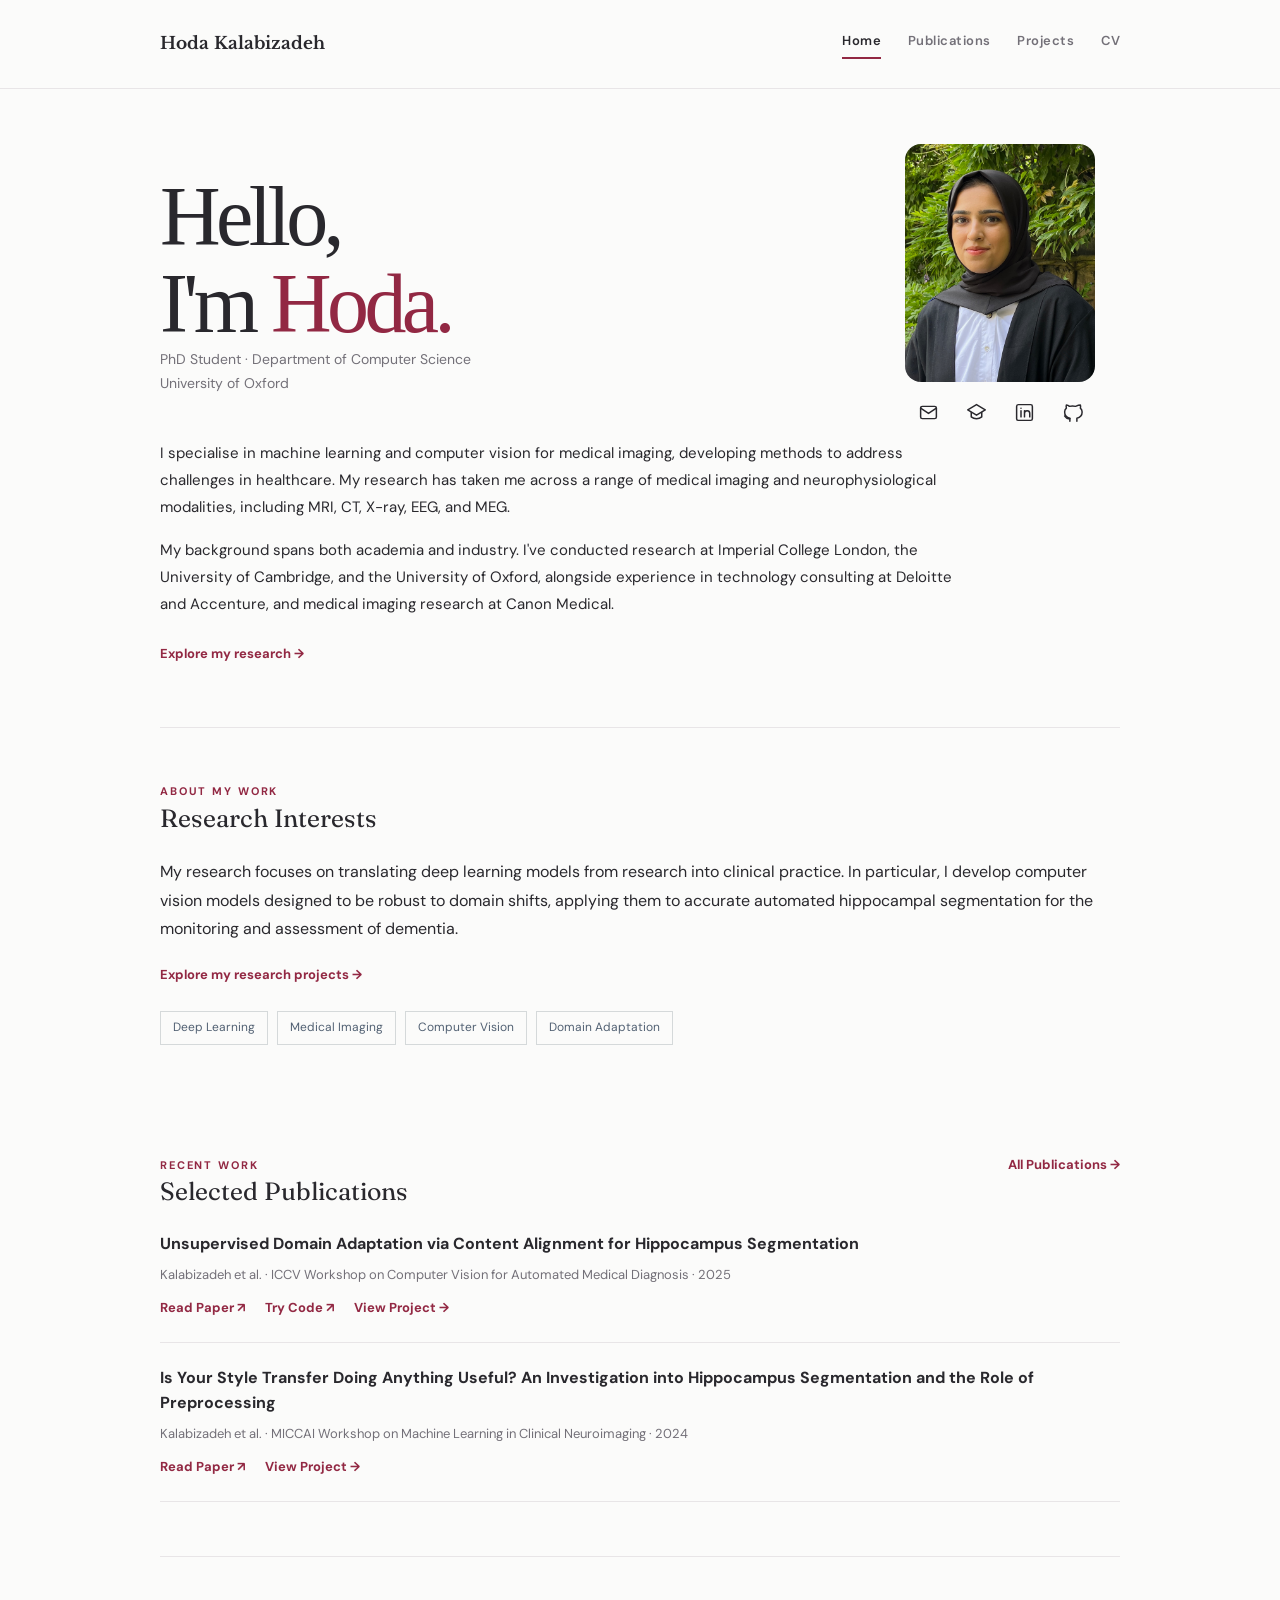
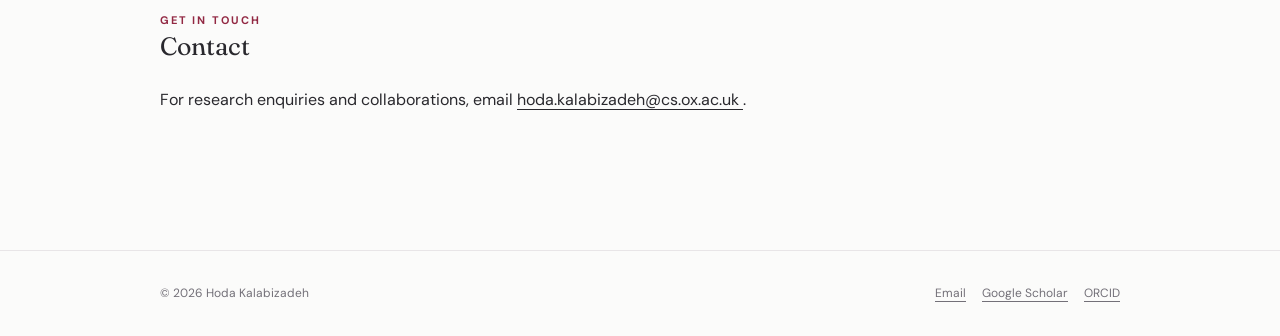
<file: index.html>
<!DOCTYPE html>
<html lang="en">

<head>
  <meta charset="UTF-8">

  <meta
    name="viewport"
    content="width=device-width, initial-scale=1"
  >

  <meta
    name="description"
    content="Hoda Kalabizadeh — PhD researcher in computer vision and medical imaging at the University of Oxford."
  >

  <title>Home | Hoda Kalabizadeh</title>

  <!-- Shared website stylesheet -->
  <link rel="stylesheet" href="style.css">
</head>

<body>

  <!-- ======================================
       HEADER & NAVIGATION
       ====================================== -->

  <header class="site-header">

    <nav
      class="container nav"
      aria-label="Main navigation"
    >

      <a class="brand" href="index.html">
        Hoda Kalabizadeh
      </a>

      <div class="nav-links">

        <a href="index.html" aria-current="page">
          Home
        </a>

        <a href="publications.html">
          Publications
        </a>

        <a href="projects.html">
          Projects
        </a>

        <a href="cv.html">
          CV
        </a>

      </div>

    </nav>

  </header>


  <!-- ======================================
       MAIN CONTENT
       ====================================== -->

  <main class="container">



<!-- ==================================
     HOMEPAGE HERO
     ================================== -->

<section class="hero">

  <!-- LEFT: Greeting -->

  <div class="hero-intro">

    <h1 class="hero-name">
      <span>Hello,</span>
      <span>
        I'm <span class="name-highlight">Hoda.</span>
      </span>
    </h1>

    <p class="hero-affiliation">
      PhD Student · Department of Computer Science<br>
      University of Oxford
    </p>

  </div>


  <!-- RIGHT: Portrait and social links -->

  <div class="hero-profile">

    <img
      class="portrait"
      src="headshot.jpeg"
      alt="Portrait of Hoda Kalabizadeh"
    >

    <div class="hero-social">

      <!-- Email -->

      <a
        href="mailto:hoda.kalabizadeh@cs.ox.ac.uk"
        aria-label="Email"
        title="Email"
      >
        <svg viewBox="0 0 24 24" aria-hidden="true">
          <rect x="3" y="5" width="18" height="14" rx="2"/>
          <path d="m3 7 9 6 9-6"/>
        </svg>
      </a>


      <!-- Google Scholar -->

      <a
        href="https://scholar.google.com/citations?user=khrZnoUAAAAJ&hl=en"
        target="_blank"
        rel="noopener noreferrer"
        aria-label="Google Scholar"
        title="Google Scholar"
      >
        <svg viewBox="0 0 24 24" aria-hidden="true">
          <path d="M2 9 12 3l10 6-10 6z"/>
          <path d="M6 12v5c3.5 3 8.5 3 12 0v-5"/>
        </svg>
      </a>


      <!-- LinkedIn -->

      <a
        href="https://www.linkedin.com/in/hoda-kalabizadeh/"
        target="_blank"
        rel="noopener noreferrer"
        aria-label="LinkedIn"
        title="LinkedIn"
      >
        <svg viewBox="0 0 24 24" aria-hidden="true">
          <rect x="3" y="3" width="18" height="18" rx="2"/>
          <path d="M8 10v7M8 7v.1M12 17v-7M12 13a3 3 0 0 1 6 0v4"/>
        </svg>
      </a>


      <!-- GitHub -->

      <a
        href="YOUR_GITHUB_URL"
        target="_blank"
        rel="noopener noreferrer"
        aria-label="GitHub"
        title="GitHub"
      >
        <svg viewBox="0 0 24 24" aria-hidden="true">
          <path d="M9 19c-4.5 1.5-4.5-2.5-6-3"/>
          <path d="M9 22v-3.5c-4.5-1-6-4-6-7
                   0-2 .7-3.5 2-4.5-.5-2 0-3.5 0-3.5
                   2 0 3.5 1.5 3.5 1.5a12 12 0 0 1 7 0
                   S19 3.5 21 3.5c0 0 .5 1.5 0 3.5
                   1.3 1 2 2.5 2 4.5 0 3-1.5 6-6 7V22"/>
        </svg>
      </a>

    </div>

  </div>

</section>


<!-- ==================================
     BIOGRAPHY
     ================================== -->

<section class="home-introduction">

  <p>
    I specialise in machine learning and computer
    vision for medical imaging, developing methods
    to address challenges in healthcare. My research
    has taken me across a range of medical imaging
    and neurophysiological modalities, including
    MRI, CT, X-ray, EEG, and MEG.
  </p>

  <p>
    My background spans both academia and industry.
    I've conducted research at Imperial College
    London, the University of Cambridge, and the
    University of Oxford, alongside experience in
    technology consulting at Deloitte and Accenture,
    and medical imaging research at Canon Medical.
  </p>

  <a class="text-link" href="projects.html">
    Explore my research →
  </a>

</section>




    <!-- ==================================
         RESEARCH INTERESTS
         ================================== -->

    <section class="section">

      <div class="eyebrow">
        About My Work
      </div>

      <h2>Research Interests</h2>

      <p>
        My research focuses on translating deep
        learning models from research into clinical
        practice. In particular, I develop computer
        vision models designed to be robust to
        domain shifts, applying them to accurate
        automated hippocampal segmentation for
        the monitoring and assessment of dementia.
      </p>

      <a class="text-link" href="projects.html">
          Explore my research projects →
        </a>

      <div class="tags">

        <span class="tag">
          Deep Learning
        </span>

        <span class="tag">
          Medical Imaging
        </span>

        <span class="tag">
          Computer Vision
        </span>

        <span class="tag">
          Domain Adaptation
        </span>

      </div>

    </section>


    <!-- ==================================
         SELECTED PUBLICATIONS
         ================================== -->

    <section class="section" id="publications">

      <div class="section-heading">

        <div>

          <div class="eyebrow">
            Recent Work
          </div>

          <h2>Selected Publications</h2>

        </div>

        <a
          class="text-link"
          href="publications.html"
        >
          All Publications →
        </a>

      </div>


      <!-- ==================================
           PUBLICATION 1 — ICCV 2025
           ================================== -->

      <article class="publication">

        <h3>
          Unsupervised Domain Adaptation via
          Content Alignment for Hippocampus
          Segmentation
        </h3>

        <p class="meta">
          Kalabizadeh et al. ·
          ICCV Workshop on Computer Vision
          for Automated Medical Diagnosis · 2025
        </p>

        <div class="publication-links">

          <!-- Link to published paper -->

          <a
            href="https://ieeexplore.ieee.org/abstract/document/11374476"
            target="_blank"
            rel="noopener noreferrer"
          >
            Read Paper ↗
          </a>

          <a
            href="https://github.com/hodakalabizadeh/content-alignment-uda"
            target="_blank"
            rel="noopener noreferrer"
          >
            Try Code ↗
          </a>

          <!-- Link to dedicated project page -->

          <a href="projects/content-alignment/">
            View Project →
          </a>

        </div>

      </article>


      <!-- ==================================
           PUBLICATION 2 — MICCAI 2024
           ================================== -->

      <article class="publication">

        <h3>
          Is Your Style Transfer Doing Anything Useful?
          An Investigation into Hippocampus Segmentation
          and the Role of Preprocessing
        </h3>

        <p class="meta">
          Kalabizadeh et al. ·
          MICCAI Workshop on Machine Learning
          in Clinical Neuroimaging · 2024
        </p>

        <div class="publication-links">

          <a
            href="https://link.springer.com/chapter/10.1007/978-3-031-78761-4_15"
            target="_blank"
            rel="noopener noreferrer"
          >
            Read Paper ↗
          </a>

          <a href="projects/style-transfer/">
            View Project →
          </a>

        </div>

      </article>

    </section>


    <!-- ==================================
         CONTACT
         ================================== -->

    <section class="section" id="contact">

      <div class="eyebrow">
        Get in Touch
      </div>

      <h2>Contact</h2>

      <p>
        For research enquiries and collaborations,
        email
        <a href="mailto:hoda.kalabizadeh@cs.ox.ac.uk">
          hoda.kalabizadeh@cs.ox.ac.uk
        </a>.
      </p>

    </section>

  </main>


  <!-- ======================================
       FOOTER
       ====================================== -->

  <footer class="site-footer">

    <div class="container footer-inner">

      <span>
        © 2026 Hoda Kalabizadeh
      </span>

      <div class="social">

        <a href="mailto:hoda.kalabizadeh@cs.ox.ac.uk">
          Email
        </a>

        <a
          href="https://scholar.google.com/citations?user=khrZnoUAAAAJ&hl=en"
          target="_blank"
          rel="noopener noreferrer"
        >
          Google Scholar
        </a>

        <a
          href="https://orcid.org/0009-0005-2314-647X"
          target="_blank"
          rel="noopener noreferrer"
        >
          ORCID
        </a>

      </div>

    </div>

  </footer>

</body>
</html>
</file>
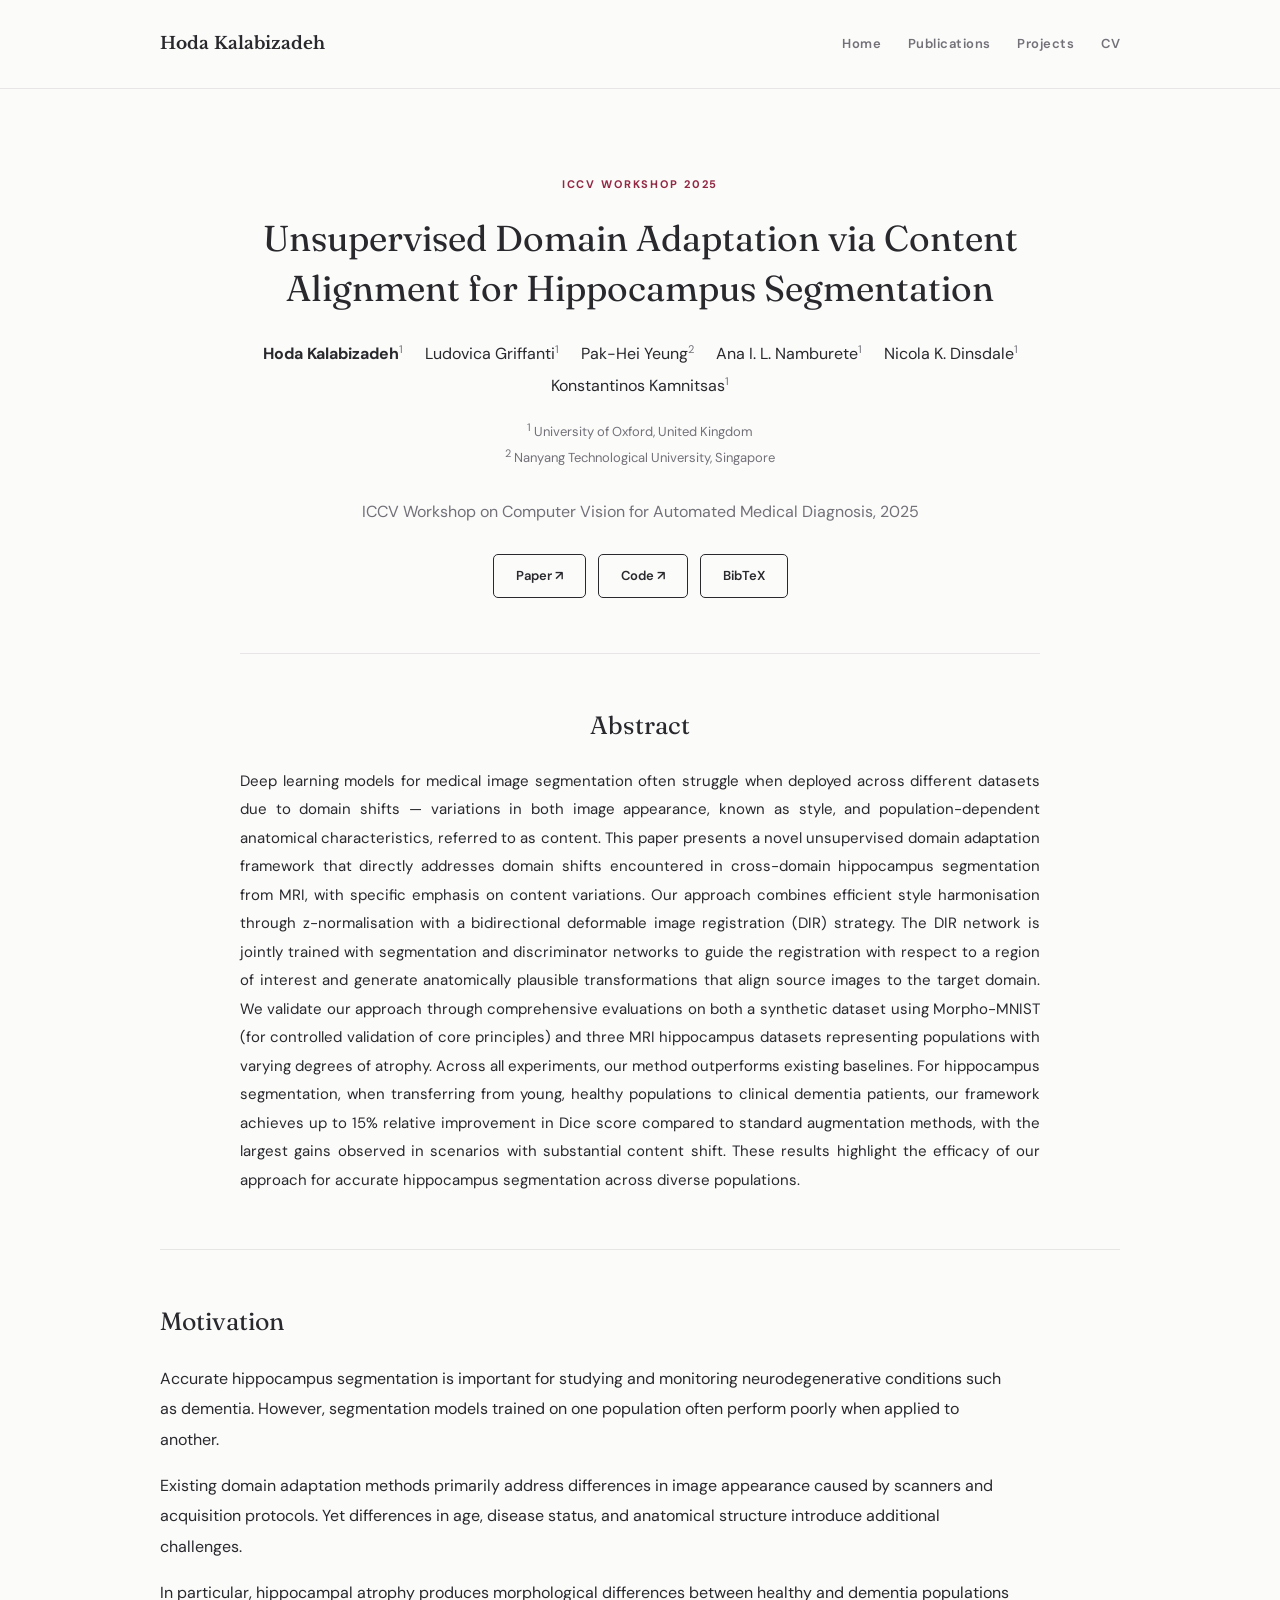
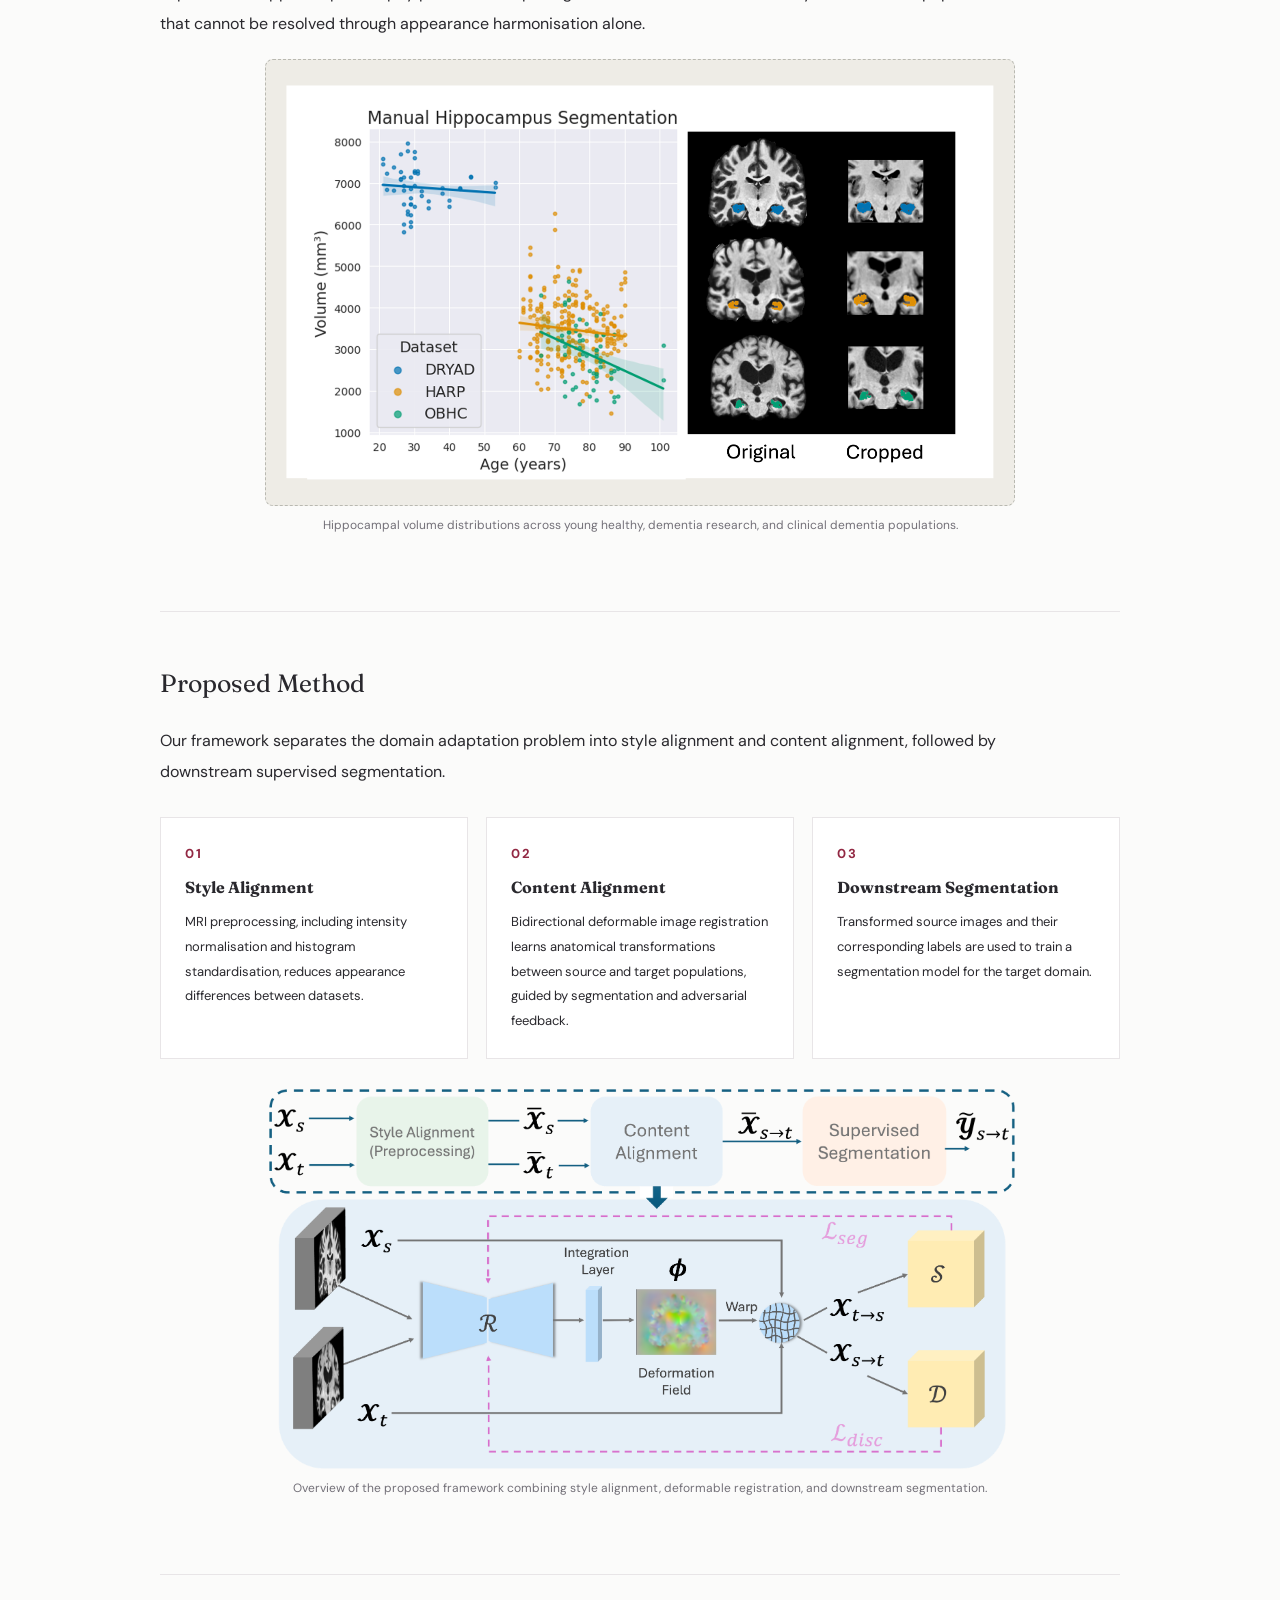
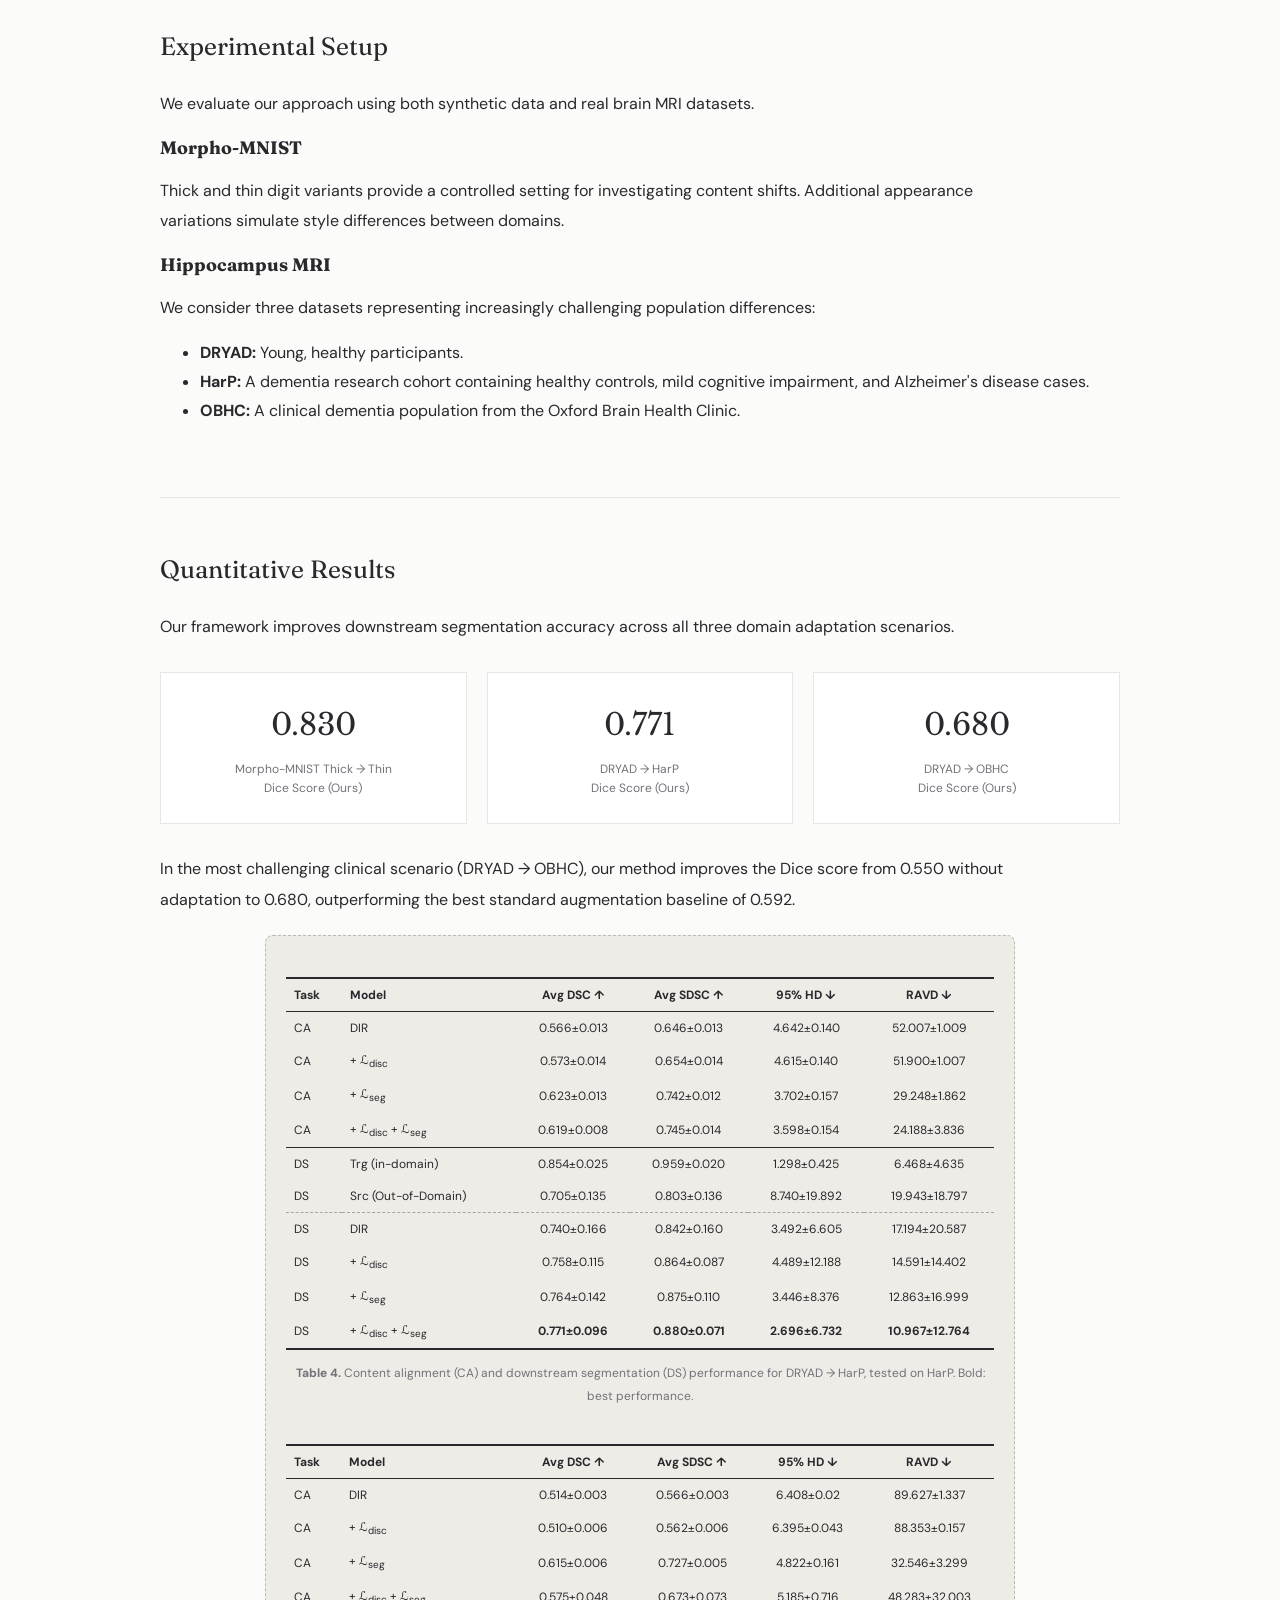
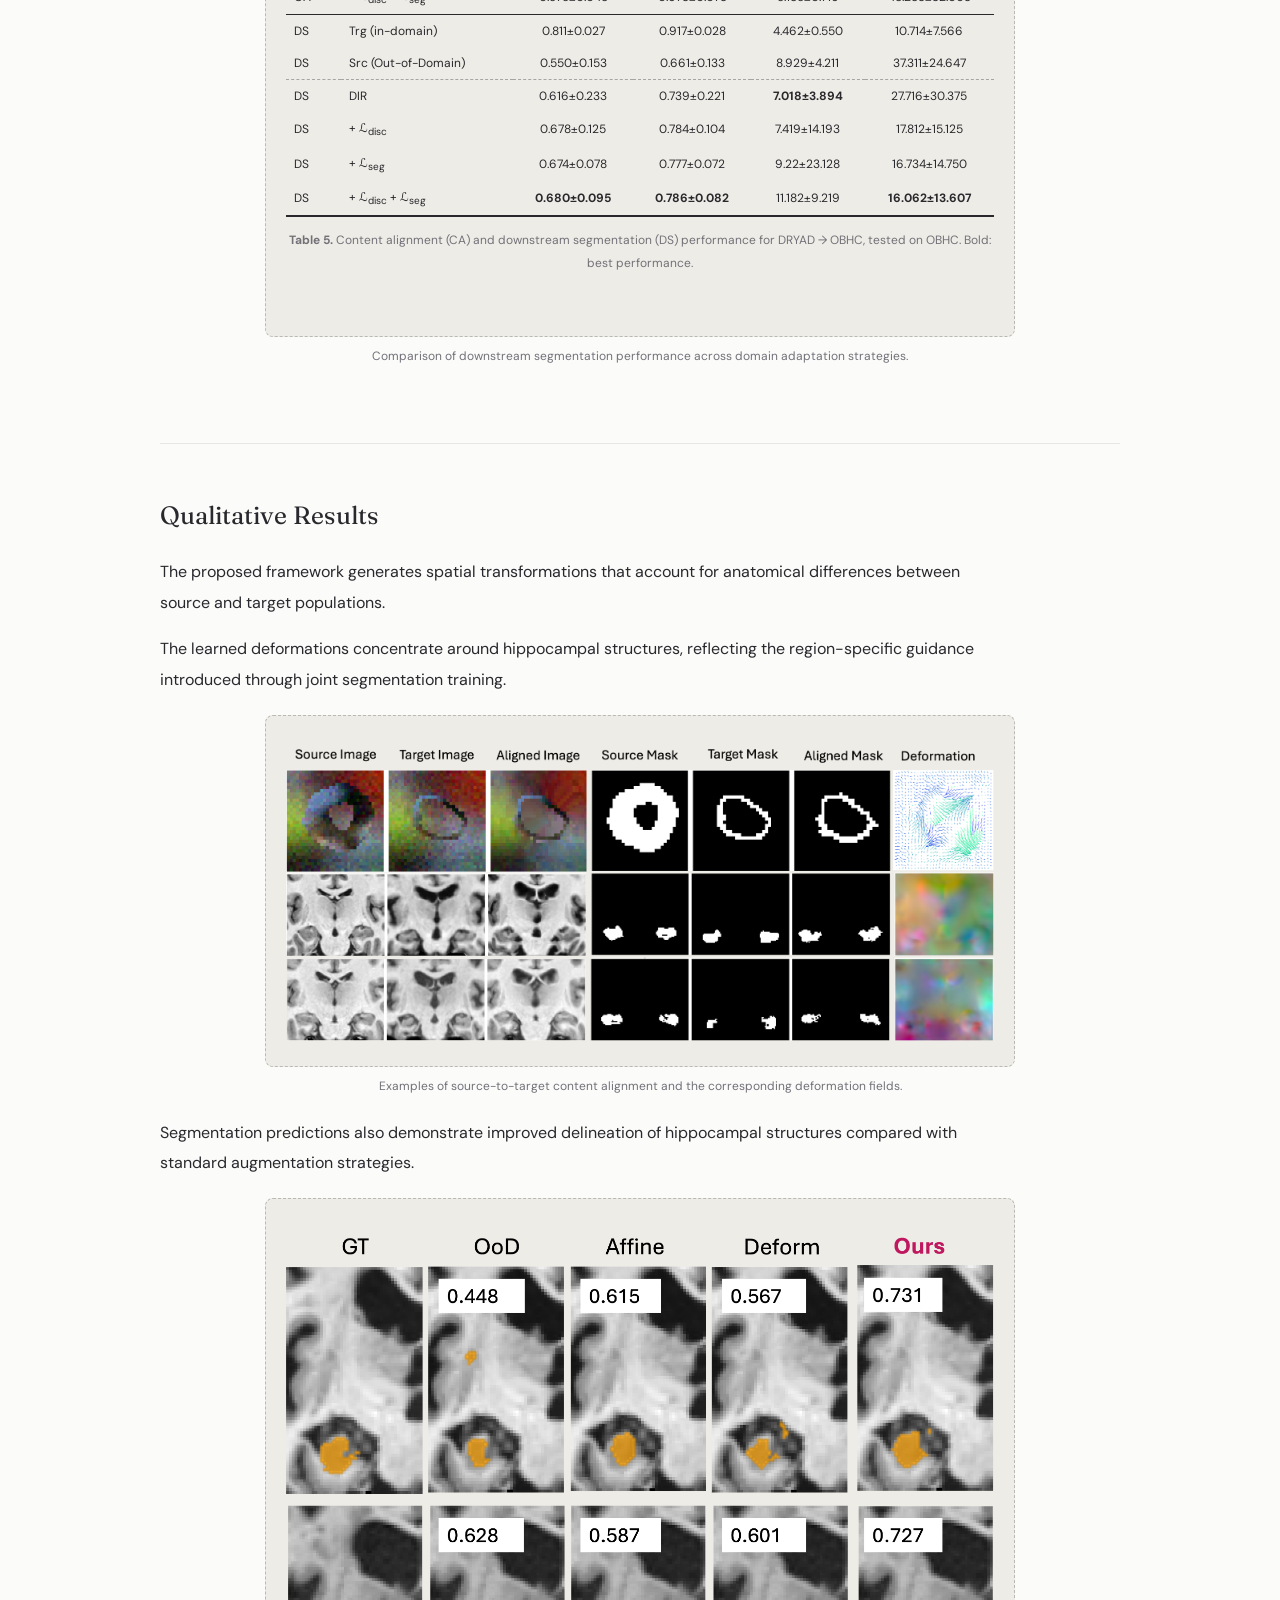
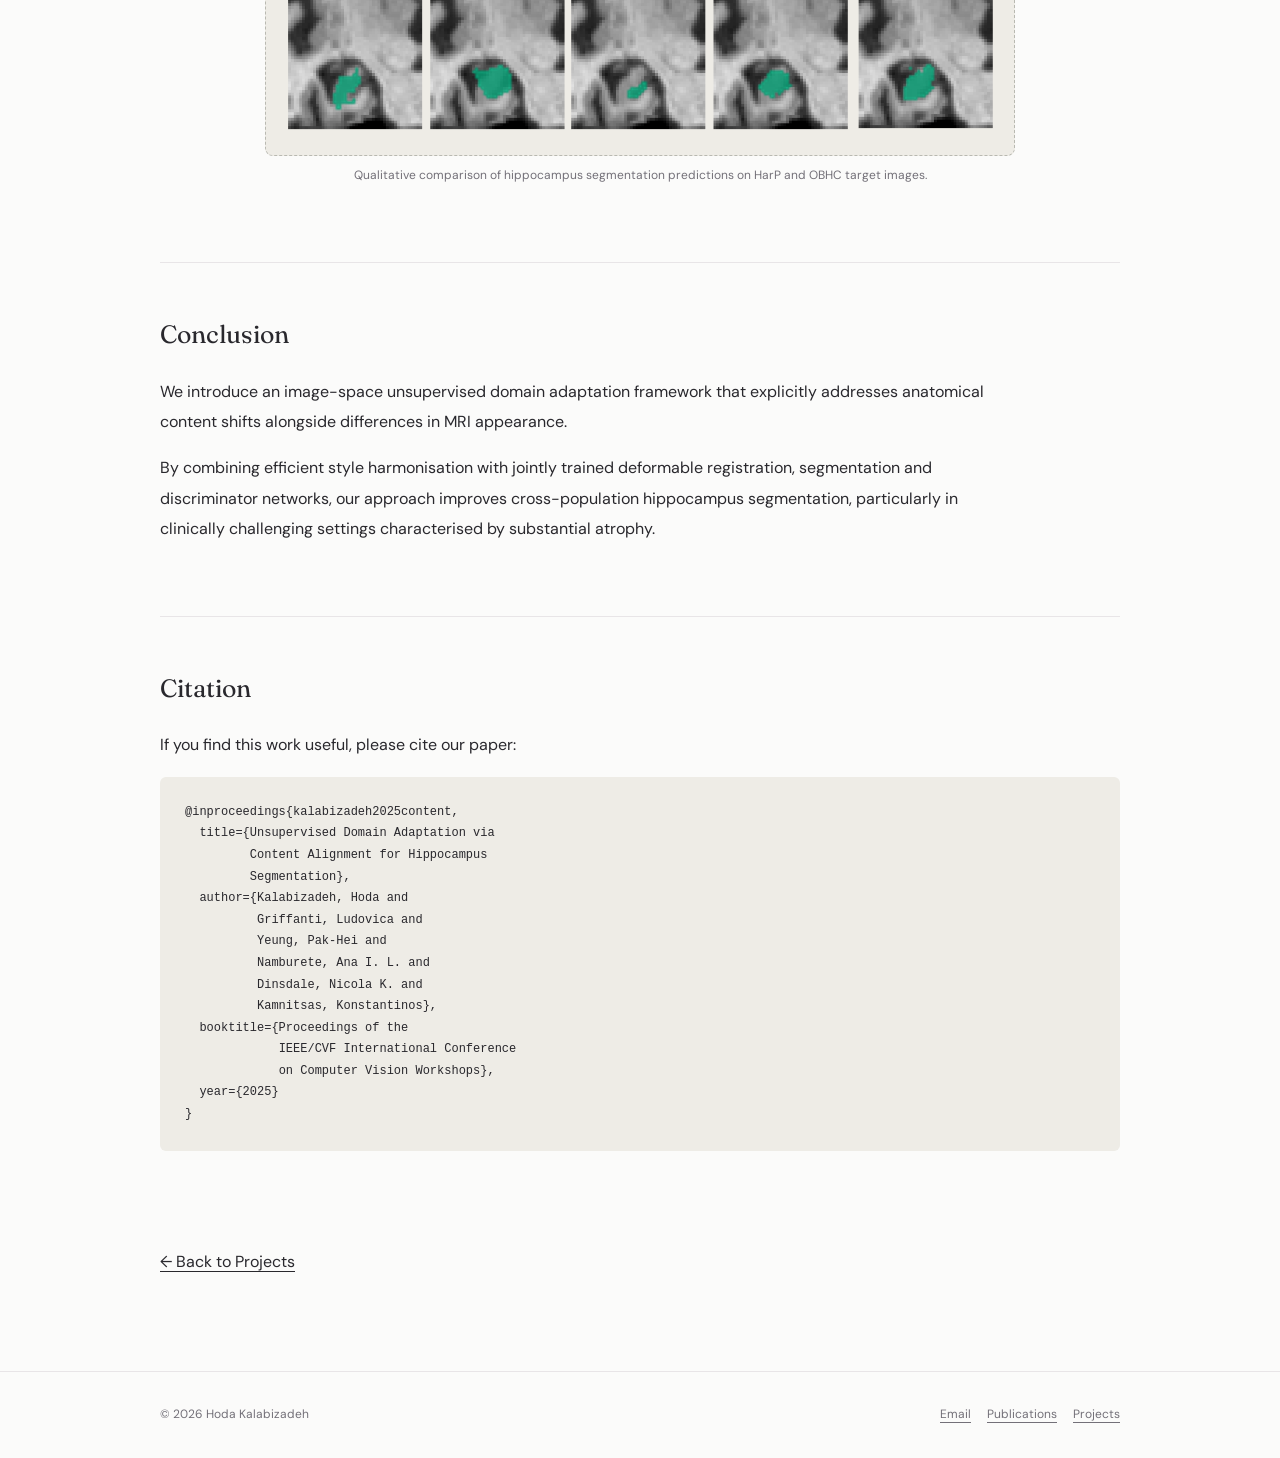
<file: projects/content-alignment/index.html>
<!DOCTYPE html>
<html lang="en">

<head>
  <meta charset="UTF-8">
  <meta name="viewport"
        content="width=device-width, initial-scale=1">

  <meta name="description"
        content="Unsupervised Domain Adaptation via Content Alignment for Hippocampus Segmentation. ICCV Workshop 2025.">

  <title>Content Alignment | Hoda Kalabizadeh</title>

  <!-- Shared website styling -->
  <link rel="stylesheet" href="../../style.css">

  <!-- Project-specific styling -->
  <style>

    .project-header {
      text-align: center;
      padding: 75px 0 55px;
    }

    .project-header h1 {
      max-width: 850px;
      margin: 18px auto 24px;
      font-size: clamp(26px, 3.2vw, 36px);
      line-height: 1.4;
      font-weight: 400;
    }

    .project-authors {
      max-width: 850px;
      margin: 0 auto 16px;
      font-size: 16px;
      line-height: 2;
    }

    .project-authors span {
      display: inline-block;
      margin: 0 9px;
    }

    .project-authors sup {
      font-size: 11px;
      color: var(--muted);
    }

    .project-affiliations {
      color: var(--muted);
      font-size: 13px;
      line-height: 1.8;
      margin: 15px 0 28px;
    }

    .project-links {
      display: flex;
      justify-content: center;
      gap: 12px;
      flex-wrap: wrap;
      margin-top: 28px;
    }

    .project-links a {
      display: inline-block;
      padding: 9px 22px;
      border: 1px solid var(--navy);
      border-radius: 5px;
      text-decoration: none;
      font-size: 13px;
      font-weight: 600;
      transition: 0.2s ease;
    }

    .project-links a:hover {
      background: var(--navy);
      color: white;
    }

    .project-section {
      padding: 55px 0;
      border-top: 1px solid var(--line);
    }

    .project-section h2 {
      margin-bottom: 25px;
    }

    .project-section p {
      max-width: 850px;
      line-height: 1.9;
    }

    .project-figure {
      margin: 16px auto;
      padding: 0;
      text-align: center;
    }

    
/* ------------------------------------------
   PROJECT PAGE FIGURES
   ------------------------------------------ */
  
  .project-figure {
    width: 100%;
    max-width: 750px;
    margin: 20px auto;
    padding: 0;
    text-align: center;
  }

  .project-figure img {
    display: block;
    width: 100%;
    max-width: 100%;
    height: auto;
    object-fit: contain;
    margin: 0 auto;
  }
  
  /* Figure captions */
  
  .figure-caption {
    max-width: 750px;
    margin: 8px auto 0;
    font-size: 12px;
    line-height: 1.5;
    color: var(--muted);
    text-align: center;
  }


    /* Displayed until figures are uploaded */

    .figure-placeholder {
      background: #eeece6;
      border: 1px dashed #b9b9b1;
      border-radius: 8px;
      padding: 25px 20px;
      text-align: center;
      color: var(--muted);
      font-size: 14px;
    }

    .result-grid {
      display: grid;
      grid-template-columns: repeat(3, 1fr);
      gap: 20px;
      margin: 30px 0;
    }

    .result-card {
      background: white;
      border: 1px solid var(--line);
      padding: 25px;
      text-align: center;
    }

    .result-number {
      font-family: 'Libre Baskerville', Georgia, serif;
      font-size: 30px;
      color: var(--navy);
      margin-bottom: 8px;
    }

    .result-label {
      font-size: 12px;
      color: var(--muted);
      line-height: 1.6;
    }

    .method-steps {
      display: grid;
      grid-template-columns: repeat(3, 1fr);
      gap: 18px;
      margin: 30px 0;
    }

    .method-step {
      background: white;
      border: 1px solid var(--line);
      padding: 24px;
    }

    .method-step .eyebrow {
      margin: 0 0 10px;
    }

    .method-step h3 {
      font-size: 16px;
      margin-bottom: 12px;
    }

    .method-step p {
      font-size: 13px;
      margin: 0;
    }

    .bibtex {
      background: #eeece6;
      border-radius: 6px;
      padding: 25px;
      overflow-x: auto;
      font-size: 12px;
      line-height: 1.8;
      white-space: pre-wrap;
      overflow-wrap: anywhere;
    }

    @media (max-width: 700px) {
      .project-header {
        padding: 50px 0 35px;
      }

      .project-section {
        padding: 38px 0;
      }

      .result-grid,
      .method-steps {
        grid-template-columns: 1fr;
      }

      .project-authors span {
        margin: 0 5px;
      }
    }

    
    /* ==========================================
       ACADEMIC RESULTS TABLES
       ========================================== */
    
    .paper-table-wrapper {
      width: 100%;
      overflow-x: auto;
      margin: 16px 0 24px;
      padding: 0;
    }
    
    .paper-table {
      width: 100%;
      border-collapse: collapse;
      font-family: 'DM Sans', Arial, sans-serif;
      font-size: 12px;
      line-height: 1.5;
      font-variant-numeric: tabular-nums;
      white-space: nowrap;
    }
    
    /* Column headings */
    
    .paper-table thead {
      border-bottom: 1px solid var(--navy);
    }
    
    .paper-table th {
      font-weight: 700;
      color: var(--navy);
    }
    
    /* Table cells */
    
    .paper-table th,
    .paper-table td {
      padding: 7px 8px;
      text-align: center;
      vertical-align: middle;
    }
    
    /* Left-align model names */
    
    .paper-table th:nth-child(2),
    .paper-table td:nth-child(2) {
      text-align: left;
    }
    
    /* Separator between CA and DS */
    
    .paper-table .group-divider td {
      border-top: 1px solid var(--navy);
    }
    
    /* Dashed separator within DS */
    
    .paper-table .dashed-divider td {
      border-top: 1px dashed #a5a5a5;
    }
    
    /* Bottom rule */
    
    .paper-table tbody tr:last-child td {
      border-bottom: 1px solid var(--navy);
    }
    
    /* Highlight best results */
    
    .paper-table .best {
      font-weight: 700;
    }
    
    /* Mathematical loss symbols */
    
    .paper-table .loss {
      font-family: Georgia, serif;
      font-style: italic;
    }
    
    /* Captions */
    
    .paper-table-caption {
      font-size: 12px;
      color: var(--muted);
      text-align: center;
      line-height: 1.7;
      margin-top: 12px;
    }
    
    @media (max-width: 700px) {
      .paper-table {
        font-size: 11px;
      }
    
      .paper-table th,
      .paper-table td {
        padding: 6px;
      }
    }

    
  /* ------------------------------------------
     ACADEMIC ABSTRACT
     ------------------------------------------ */
  
  .abstract-section {
    max-width: 800px;
    margin: 0 auto;
  }
  
  .abstract-section h2 {
    text-align: center;
    margin-bottom: 24px;
  }
  
  .abstract-text {
    font-size: 15px;
    line-height: 1.85;
    text-align: justify;
    text-justify: inter-word;
    hyphens: auto;
    margin: 0;
  }
  
  @media (max-width: 700px) {
    .abstract-text {
      text-align: left;
      hyphens: none;
    }
  }


  </style>
</head>

<body>

  <!-- NAVIGATION -->

  <header class="site-header">
    <nav class="container nav"
         aria-label="Main navigation">

      <a class="brand" href="../index.html">
        Hoda Kalabizadeh
      </a>

      <div class="nav-links">
        <a href="../../index.html">Home</a>
        <a href="../../publications.html">Publications</a>
        <a href="../../projects.html">Projects</a>
        <a href="../../cv.html">CV</a>
      </div>

    </nav>
  </header>


  <main class="container">

    <!-- ====================================
         PAPER HEADER
         ==================================== -->

    <section class="project-header">

      <p class="eyebrow">
        ICCV Workshop 2025
      </p>

      <h1>
        Unsupervised Domain Adaptation via
        Content Alignment for Hippocampus
        Segmentation
      </h1>

      <div class="project-authors">
        <span><strong>Hoda Kalabizadeh</strong><sup>1</sup></span>
        <span>Ludovica Griffanti<sup>1</sup></span>
        <span>Pak-Hei Yeung<sup>2</sup></span>
        <span>Ana I. L. Namburete<sup>1</sup></span>
        <span>Nicola K. Dinsdale<sup>1</sup></span>
        <span>Konstantinos Kamnitsas<sup>1</sup></span>
      </div>

      <div class="project-affiliations">
        <div>
          <sup>1</sup> University of Oxford,
          United Kingdom
        </div>

        <div>
          <sup>2</sup> Nanyang Technological University,
          Singapore
        </div>
      </div>

      <p class="muted">
        ICCV Workshop on Computer Vision for
        Automated Medical Diagnosis, 2025
      </p>

      <div class="project-links">

        <a href="https://ieeexplore.ieee.org/abstract/document/11374476"
           target="_blank"
           rel="noopener noreferrer">
          Paper ↗
        </a>

        <a href="https://github.com/hodakalabizadeh/content-alignment-uda">
          Code ↗
        </a>

        <a href="#citation">
          BibTeX
        </a>

      </div>

    </section>


    <!-- ====================================
         TEASER FIGURE
         ==================================== -->
<!-- 
    <section class="project-section">

      <div class="project-figure">
        <img
          src="framework.png"
          alt="Architecture of the proposed content alignment framework"
          loading="lazy"
        >
      
        <p class="figure-caption">
          Overview of the proposed framework combining
          style alignment, deformable registration,
          and downstream segmentation.
        </p>
      </div> -->

    </section>


    
<!-- ====================================
     ABSTRACT
     ==================================== -->

    <section
      class="project-section abstract-section"
      id="abstract"
      aria-labelledby="abstract-heading"
    >
    
      <h2 id="abstract-heading">Abstract</h2>
    
      <p class="abstract-text">
        Deep learning models for medical image segmentation
        often struggle when deployed across different datasets
        due to domain shifts — variations in both image
        appearance, known as style, and population-dependent
        anatomical characteristics, referred to as content.
        This paper presents a novel unsupervised domain
        adaptation framework that directly addresses domain
        shifts encountered in cross-domain hippocampus
        segmentation from MRI, with specific emphasis on
        content variations. Our approach combines efficient
        style harmonisation through z-normalisation with a
        bidirectional deformable image registration (DIR)
        strategy. The DIR network is jointly trained with
        segmentation and discriminator networks to guide
        the registration with respect to a region of interest
        and generate anatomically plausible transformations
        that align source images to the target domain.
        We validate our approach through comprehensive
        evaluations on both a synthetic dataset using
        Morpho-MNIST (for controlled validation of core
        principles) and three MRI hippocampus datasets
        representing populations with varying degrees of
        atrophy. Across all experiments, our method
        outperforms existing baselines. For hippocampus
        segmentation, when transferring from young,
        healthy populations to clinical dementia patients,
        our framework achieves up to 15% relative
        improvement in Dice score compared to standard
        augmentation methods, with the largest gains
        observed in scenarios with substantial content
        shift. These results highlight the efficacy of
        our approach for accurate hippocampus
        segmentation across diverse populations.
      </p>
    
    </section>



    <!-- ====================================
         MOTIVATION
         ==================================== -->

    <section class="project-section" id="motivation">

      <h2>Motivation</h2>

      <p>
        Accurate hippocampus segmentation is
        important for studying and monitoring
        neurodegenerative conditions such as
        dementia. However, segmentation models
        trained on one population often
        perform poorly when applied to another.
      </p>

      <p>
        Existing domain adaptation methods
        primarily address differences in
        image appearance caused by scanners
        and acquisition protocols.
        Yet differences in age, disease status,
        and anatomical structure introduce
        additional challenges.
      </p>

      <p>
        In particular, hippocampal atrophy
        produces morphological differences
        between healthy and dementia
        populations that cannot be resolved
        through appearance harmonisation alone.
      </p>

      <div class="project-figure">

        <!-- Suggested: Figure 1 from your paper -->

        <div class="figure-placeholder">
          <img src="brains_all_cropped.png" alt="Hippocampal volume comparison">
        </div>

        <p class="figure-caption">
          Hippocampal volume distributions
          across young healthy, dementia research,
          and clinical dementia populations.
        </p>

      </div>

    </section>


    <!-- ====================================
         METHODOLOGY
         ==================================== -->

    <section class="project-section" id="method">

      <h2>Proposed Method</h2>

      <p>
        Our framework separates the domain
        adaptation problem into style alignment
        and content alignment, followed by
        downstream supervised segmentation.
      </p>

      <div class="method-steps">

        <div class="method-step">
          <p class="eyebrow">01</p>
          <h3>Style Alignment</h3>
          <p>
            MRI preprocessing, including
            intensity normalisation and
            histogram standardisation,
            reduces appearance differences
            between datasets.
          </p>
        </div>

        <div class="method-step">
          <p class="eyebrow">02</p>
          <h3>Content Alignment</h3>
          <p>
            Bidirectional deformable image
            registration learns anatomical
            transformations between
            source and target populations,
            guided by segmentation and
            adversarial feedback.
          </p>
        </div>

        <div class="method-step">
          <p class="eyebrow">03</p>
          <h3>Downstream Segmentation</h3>
          <p>
            Transformed source images and
            their corresponding labels are
            used to train a segmentation
            model for the target domain.
          </p>
        </div>

      </div>

      <div class="project-figure">
        <img
          src="framework.png"
          alt="Architecture of the proposed content alignment framework"
          loading="lazy"
        >
      
        <p class="figure-caption">
          Overview of the proposed framework combining
          style alignment, deformable registration,
          and downstream segmentation.
        </p>
      </div>

    </section>


    <!-- ====================================
         EXPERIMENTAL SETUP
         ==================================== -->

    <section class="project-section">

      <h2>Experimental Setup</h2>

      <p>
        We evaluate our approach using
        both synthetic data and real
        brain MRI datasets.
      </p>

      <h3>Morpho-MNIST</h3>

      <p>
        Thick and thin digit variants
        provide a controlled setting for
        investigating content shifts.
        Additional appearance variations
        simulate style differences
        between domains.
      </p>

      <h3>Hippocampus MRI</h3>

      <p>
        We consider three datasets
        representing increasingly
        challenging population differences:
      </p>

      <ul>
        <li>
          <strong>DRYAD:</strong>
          Young, healthy participants.
        </li>

        <li>
          <strong>HarP:</strong>
          A dementia research cohort
          containing healthy controls,
          mild cognitive impairment,
          and Alzheimer's disease cases.
        </li>

        <li>
          <strong>OBHC:</strong>
          A clinical dementia population
          from the Oxford Brain Health Clinic.
        </li>
      </ul>

    </section>


    <!-- ====================================
         QUANTITATIVE RESULTS
         ==================================== -->

    <section class="project-section" id="results">

      <h2>Quantitative Results</h2>

      <p>
        Our framework improves downstream
        segmentation accuracy across
        all three domain adaptation scenarios.
      </p>

      <div class="result-grid">

        <div class="result-card">
          <div class="result-number">0.830</div>
          <div class="result-label">
            Morpho-MNIST Thick → Thin
            <br>
            Dice Score (Ours)
          </div>
        </div>

        <div class="result-card">
          <div class="result-number">0.771</div>
          <div class="result-label">
            DRYAD → HarP
            <br>
            Dice Score (Ours)
          </div>
        </div>

        <div class="result-card">
          <div class="result-number">0.680</div>
          <div class="result-label">
            DRYAD → OBHC
            <br>
            Dice Score (Ours)
          </div>
        </div>

      </div>

      <p>
        In the most challenging clinical
        scenario (DRYAD → OBHC),
        our method improves the Dice score
        from 0.550 without adaptation to
        0.680, outperforming the best
        standard augmentation baseline
        of 0.592.
      </p>

      <div class="project-figure">

        <!-- Add your quantitative results figure -->

        <div class="figure-placeholder">
          
          <!-- ======================================
               TABLE 4: DRYAD TO HARP
               ====================================== -->
          
          <div class="paper-table-wrapper">
          
            <table class="paper-table">
          
              <thead>
                <tr>
                  <th>Task</th>
                  <th>Model</th>
                  <th>Avg DSC ↑</th>
                  <th>Avg SDSC ↑</th>
                  <th>95% HD ↓</th>
                  <th>RAVD ↓</th>
                </tr>
              </thead>
          
              <tbody>
          
                <!-- CONTENT ALIGNMENT -->
          
                <tr>
                  <td>CA</td>
                  <td>DIR</td>
                  <td>0.566±0.013</td>
                  <td>0.646±0.013</td>
                  <td>4.642±0.140</td>
                  <td>52.007±1.009</td>
                </tr>
          
                <tr>
                  <td>CA</td>
                  <td>+ ℒ<sub>disc</sub></td>
                  <td>0.573±0.014</td>
                  <td>0.654±0.014</td>
                  <td>4.615±0.140</td>
                  <td>51.900±1.007</td>
                </tr>
          
                <tr>
                  <td>CA</td>
                  <td>+ ℒ<sub>seg</sub></td>
                  <td>0.623±0.013</td>
                  <td>0.742±0.012</td>
                  <td>3.702±0.157</td>
                  <td>29.248±1.862</td>
                </tr>
          
                <tr>
                  <td>CA</td>
                  <td>
                    + ℒ<sub>disc</sub>
                    + ℒ<sub>seg</sub>
                  </td>
                  <td>0.619±0.008</td>
                  <td>0.745±0.014</td>
                  <td>3.598±0.154</td>
                  <td>24.188±3.836</td>
                </tr>
          
                <!-- DOWNSTREAM SEGMENTATION -->
          
                <tr class="group-divider">
                  <td>DS</td>
                  <td>Trg (in-domain)</td>
                  <td>0.854±0.025</td>
                  <td>0.959±0.020</td>
                  <td>1.298±0.425</td>
                  <td>6.468±4.635</td>
                </tr>
          
                <tr>
                  <td>DS</td>
                  <td>Src (Out-of-Domain)</td>
                  <td>0.705±0.135</td>
                  <td>0.803±0.136</td>
                  <td>8.740±19.892</td>
                  <td>19.943±18.797</td>
                </tr>
          
                <tr class="dashed-divider">
                  <td>DS</td>
                  <td>DIR</td>
                  <td>0.740±0.166</td>
                  <td>0.842±0.160</td>
                  <td>3.492±6.605</td>
                  <td>17.194±20.587</td>
                </tr>
          
                <tr>
                  <td>DS</td>
                  <td>+ ℒ<sub>disc</sub></td>
                  <td>0.758±0.115</td>
                  <td>0.864±0.087</td>
                  <td>4.489±12.188</td>
                  <td>14.591±14.402</td>
                </tr>
          
                <tr>
                  <td>DS</td>
                  <td>+ ℒ<sub>seg</sub></td>
                  <td>0.764±0.142</td>
                  <td>0.875±0.110</td>
                  <td>3.446±8.376</td>
                  <td>12.863±16.999</td>
                </tr>
          
                <tr>
                  <td>DS</td>
                  <td>
                    + ℒ<sub>disc</sub>
                    + ℒ<sub>seg</sub>
                  </td>
                  <td class="best">0.771±0.096</td>
                  <td class="best">0.880±0.071</td>
                  <td class="best">2.696±6.732</td>
                  <td class="best">10.967±12.764</td>
                </tr>
          
              </tbody>
          
            </table>
          
            <p class="paper-table-caption">
              <strong>Table 4.</strong>
              Content alignment (CA) and downstream
              segmentation (DS) performance for
              DRYAD → HarP, tested on HarP.
              Bold: best performance.
            </p>
          
          </div>

          
            <!-- ======================================
                 TABLE 5: DRYAD TO OBHC
                 ====================================== -->
            
            <div class="paper-table-wrapper">
            
              <table class="paper-table">
            
                <thead>
                  <tr>
                    <th>Task</th>
                    <th>Model</th>
                    <th>Avg DSC ↑</th>
                    <th>Avg SDSC ↑</th>
                    <th>95% HD ↓</th>
                    <th>RAVD ↓</th>
                  </tr>
                </thead>
            
                <tbody>
            
                  <!-- CONTENT ALIGNMENT -->
            
                  <tr>
                    <td>CA</td>
                    <td>DIR</td>
                    <td>0.514±0.003</td>
                    <td>0.566±0.003</td>
                    <td>6.408±0.02</td>
                    <td>89.627±1.337</td>
                  </tr>
            
                  <tr>
                    <td>CA</td>
                    <td>+ ℒ<sub>disc</sub></td>
                    <td>0.510±0.006</td>
                    <td>0.562±0.006</td>
                    <td>6.395±0.043</td>
                    <td>88.353±0.157</td>
                  </tr>
            
                  <tr>
                    <td>CA</td>
                    <td>+ ℒ<sub>seg</sub></td>
                    <td>0.615±0.006</td>
                    <td>0.727±0.005</td>
                    <td>4.822±0.161</td>
                    <td>32.546±3.299</td>
                  </tr>
            
                  <tr>
                    <td>CA</td>
                    <td>
                      + ℒ<sub>disc</sub>
                      + ℒ<sub>seg</sub>
                    </td>
                    <td>0.575±0.048</td>
                    <td>0.673±0.073</td>
                    <td>5.185±0.716</td>
                    <td>48.283±32.003</td>
                  </tr>
            
                  <!-- DOWNSTREAM SEGMENTATION -->
            
                  <tr class="group-divider">
                    <td>DS</td>
                    <td>Trg (in-domain)</td>
                    <td>0.811±0.027</td>
                    <td>0.917±0.028</td>
                    <td>4.462±0.550</td>
                    <td>10.714±7.566</td>
                  </tr>
            
                  <tr>
                    <td>DS</td>
                    <td>Src (Out-of-Domain)</td>
                    <td>0.550±0.153</td>
                    <td>0.661±0.133</td>
                    <td>8.929±4.211</td>
                    <td>37.311±24.647</td>
                  </tr>
            
                  <tr class="dashed-divider">
                    <td>DS</td>
                    <td>DIR</td>
                    <td>0.616±0.233</td>
                    <td>0.739±0.221</td>
                    <td class="best">7.018±3.894</td>
                    <td>27.716±30.375</td>
                  </tr>
            
                  <tr>
                    <td>DS</td>
                    <td>+ ℒ<sub>disc</sub></td>
                    <td>0.678±0.125</td>
                    <td>0.784±0.104</td>
                    <td>7.419±14.193</td>
                    <td>17.812±15.125</td>
                  </tr>
            
                  <tr>
                    <td>DS</td>
                    <td>+ ℒ<sub>seg</sub></td>
                    <td>0.674±0.078</td>
                    <td>0.777±0.072</td>
                    <td>9.22±23.128</td>
                    <td>16.734±14.750</td>
                  </tr>
            
                  <tr>
                    <td>DS</td>
                    <td>
                      + ℒ<sub>disc</sub>
                      + ℒ<sub>seg</sub>
                    </td>
                    <td class="best">0.680±0.095</td>
                    <td class="best">0.786±0.082</td>
                    <td>11.182±9.219</td>
                    <td class="best">16.062±13.607</td>
                  </tr>
            
                </tbody>
            
              </table>
            
              <p class="paper-table-caption">
                <strong>Table 5.</strong>
                Content alignment (CA) and downstream
                segmentation (DS) performance for
                DRYAD → OBHC, tested on OBHC.
                Bold: best performance.
              </p>
            
            </div>


          

        </div>

        <p class="figure-caption">
          Comparison of downstream
          segmentation performance across
          domain adaptation strategies.
        </p>

      </div>

    </section>


    <!-- ====================================
         QUALITATIVE RESULTS
         ==================================== -->

    <section class="project-section">

      <h2>Qualitative Results</h2>

      <p>
        The proposed framework generates
        spatial transformations that account
        for anatomical differences between
        source and target populations.
      </p>

      <p>
        The learned deformations concentrate
        around hippocampal structures,
        reflecting the region-specific
        guidance introduced through
        joint segmentation training.
      </p>

      <div class="project-figure">

        <!-- Suggested: Figure 4 -->

        <div class="figure-placeholder">
          <img src="reg_aligned.png" alt="Content Alignment comparison">
        </div>

        <p class="figure-caption">
          Examples of source-to-target
          content alignment and the
          corresponding deformation fields.
        </p>

      </div>

      <p>
        Segmentation predictions also
        demonstrate improved delineation
        of hippocampal structures compared
        with standard augmentation strategies.
      </p>

      <div class="project-figure">

        <!-- Suggested: Figure 5 -->

        <div class="figure-placeholder">
          <img src="seg_red.png" alt="Segmentation comparison">
        </div>

        <p class="figure-caption">
          Qualitative comparison of
          hippocampus segmentation
          predictions on HarP and OBHC
          target images.
        </p>

      </div>

    </section>


    <!-- ====================================
         CONCLUSION
         ==================================== -->

    <section class="project-section">

      <h2>Conclusion</h2>

      <p>
        We introduce an image-space
        unsupervised domain adaptation
        framework that explicitly addresses
        anatomical content shifts alongside
        differences in MRI appearance.
      </p>

      <p>
        By combining efficient style
        harmonisation with jointly trained
        deformable registration,
        segmentation and discriminator
        networks, our approach improves
        cross-population hippocampus
        segmentation, particularly in
        clinically challenging settings
        characterised by substantial atrophy.
      </p>

    </section>


    <!-- ====================================
         CITATION
         ==================================== -->

    <section class="project-section" id="citation">

      <h2>Citation</h2>

      <p>
        If you find this work useful,
        please cite our paper:
      </p>

      <pre class="bibtex"><code>@inproceedings{kalabizadeh2025content,
  title={Unsupervised Domain Adaptation via
         Content Alignment for Hippocampus
         Segmentation},
  author={Kalabizadeh, Hoda and
          Griffanti, Ludovica and
          Yeung, Pak-Hei and
          Namburete, Ana I. L. and
          Dinsdale, Nicola K. and
          Kamnitsas, Konstantinos},
  booktitle={Proceedings of the
             IEEE/CVF International Conference
             on Computer Vision Workshops},
  year={2025}
}</code></pre>

    </section>

    <a class="back" href="../projects.html">
      ← Back to Projects
    </a>

  </main>


  <!-- FOOTER -->

  <footer class="site-footer">

    <div class="container footer-inner">

      <span>© 2026 Hoda Kalabizadeh</span>

      <div class="social">

        <a href="mailto:hoda.kalabizadeh@cs.ox.ac.uk">
          Email
        </a>

        <a href="../publications.html">
          Publications
        </a>

        <a href="../projects.html">
          Projects
        </a>

      </div>

    </div>

  </footer>

</body>
</html>
</file>
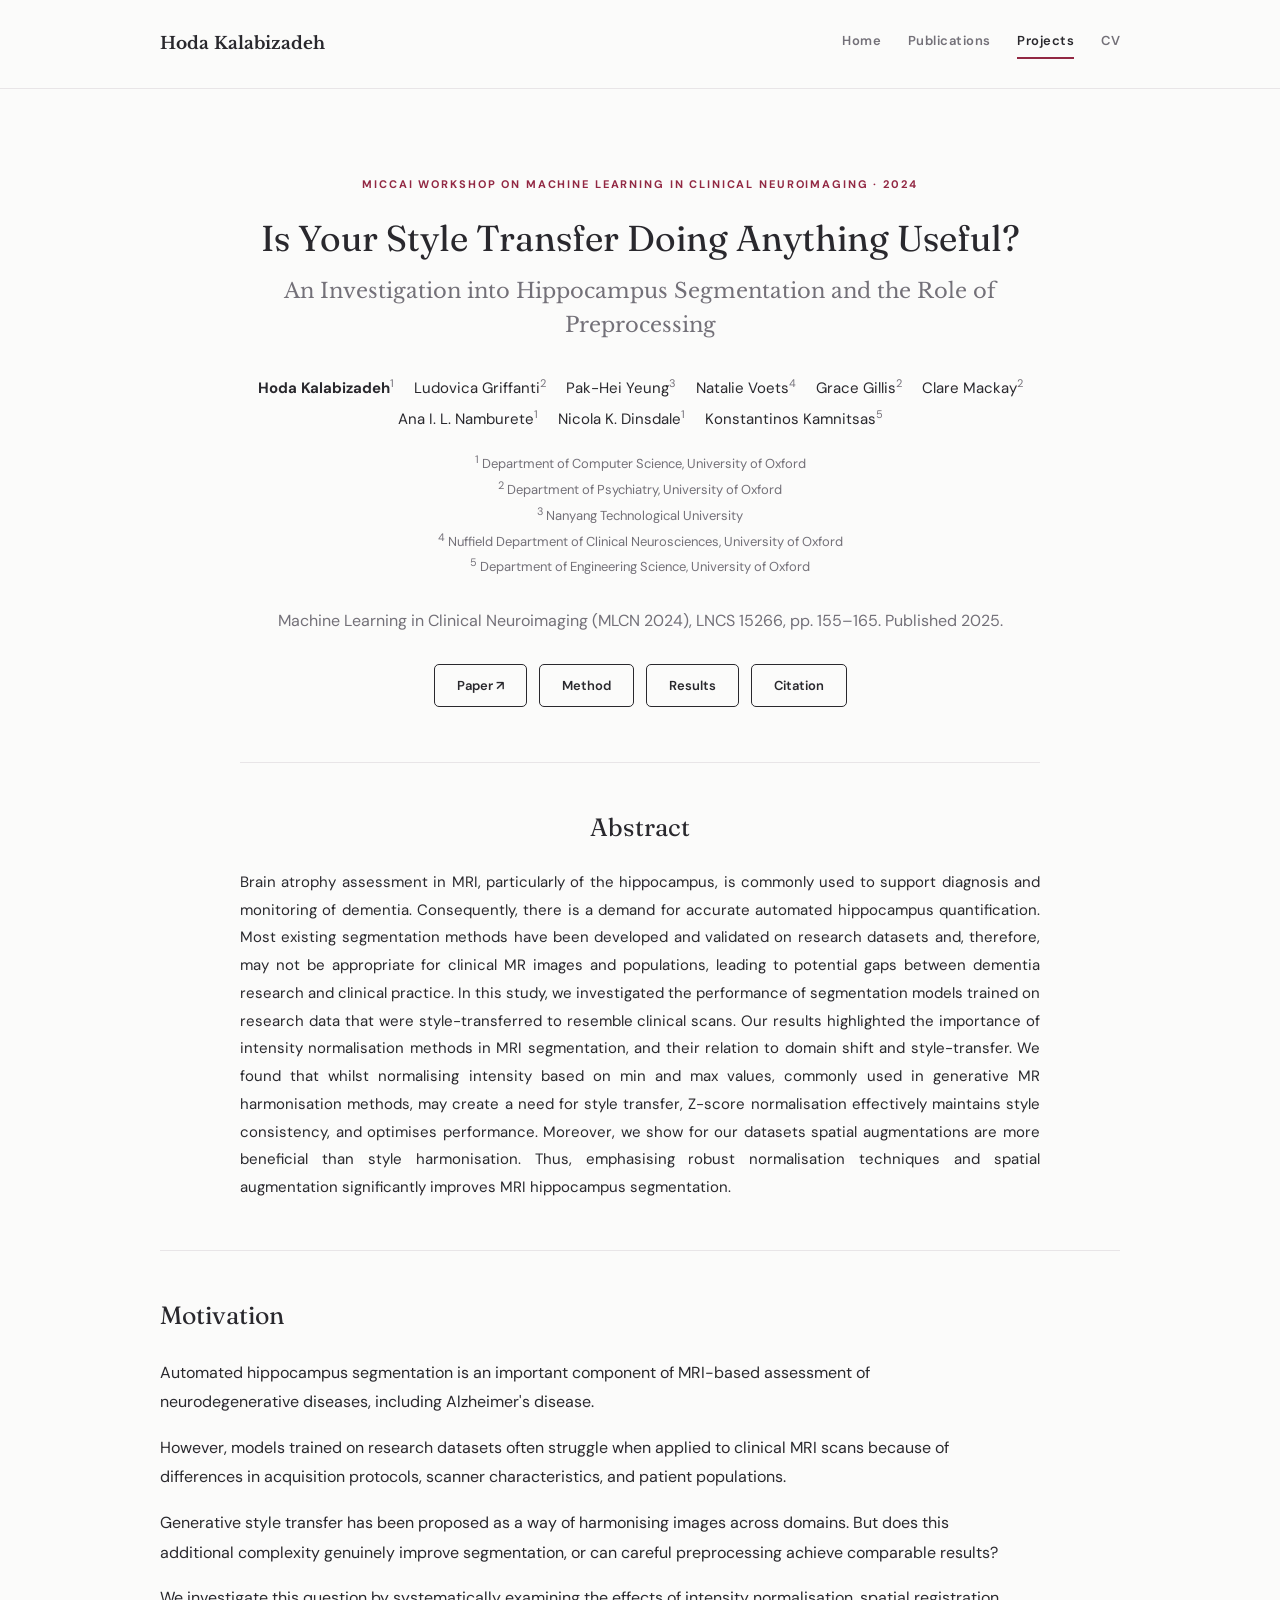
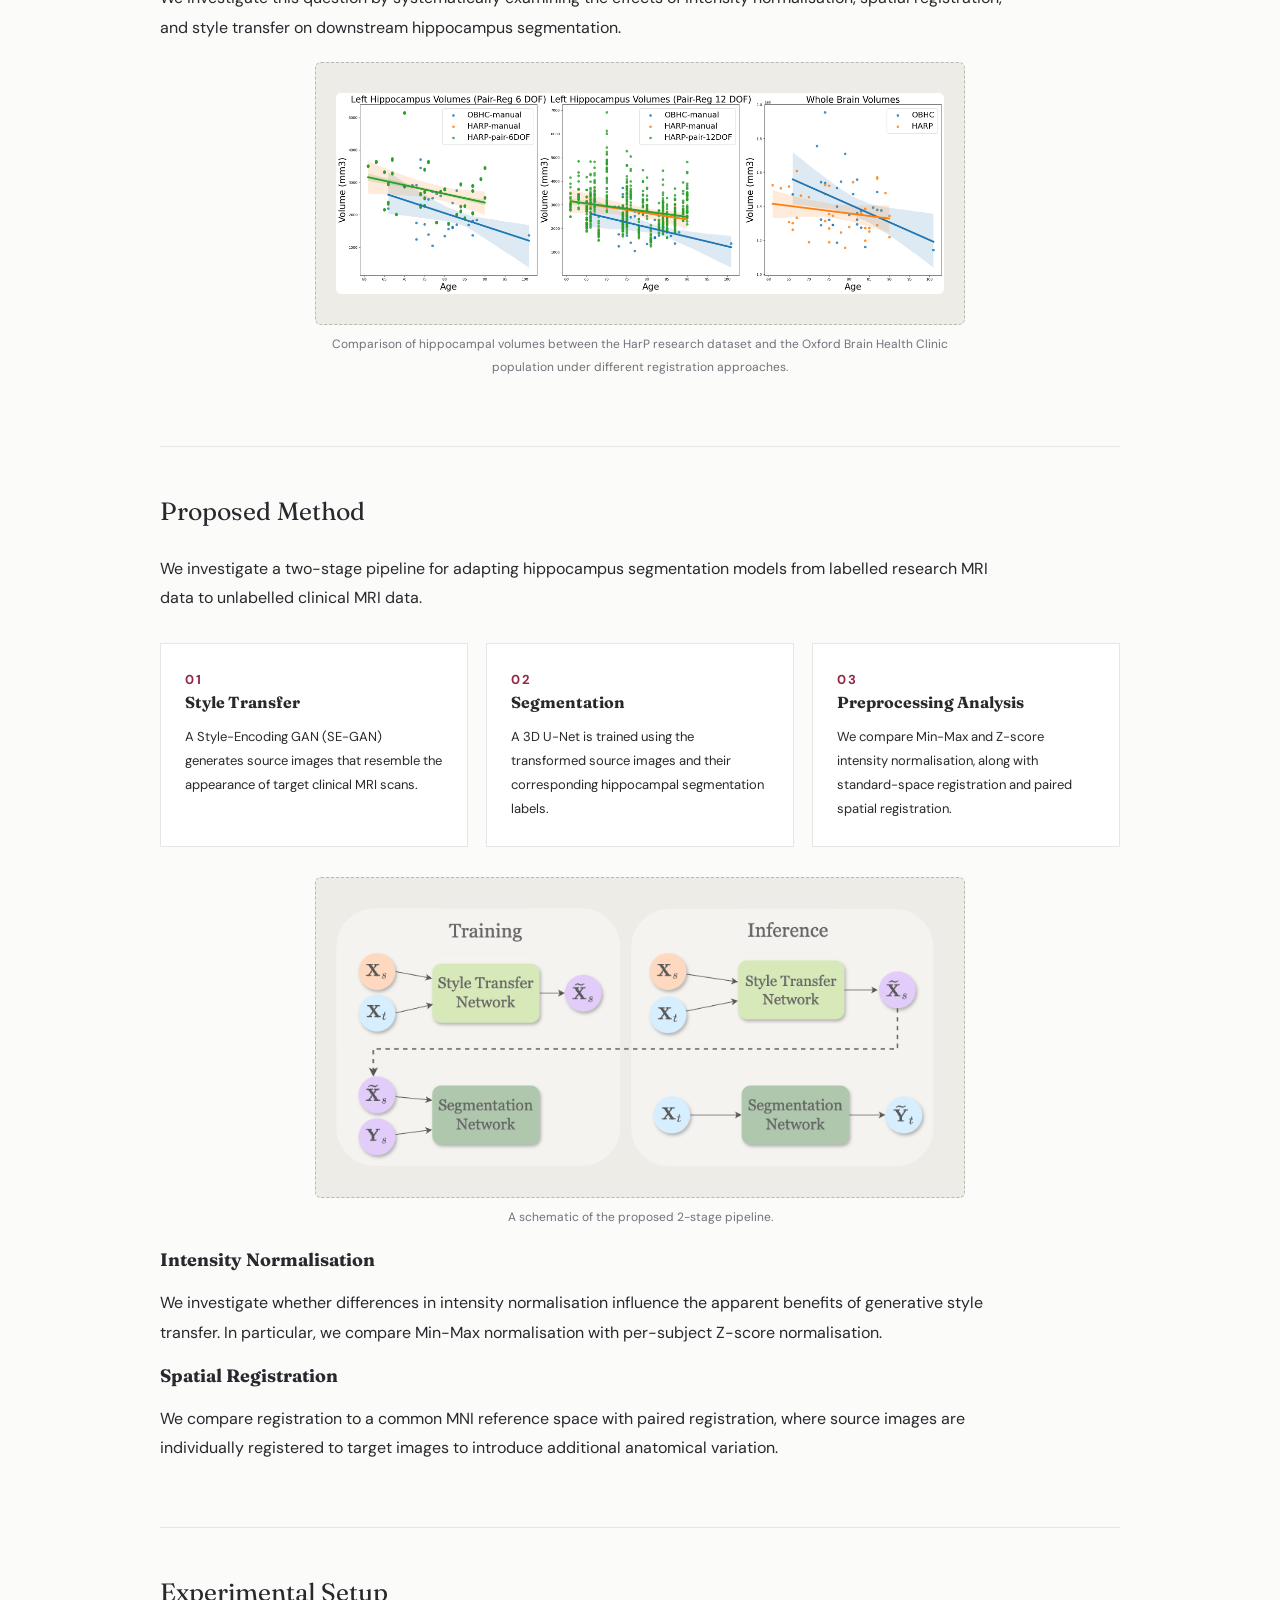
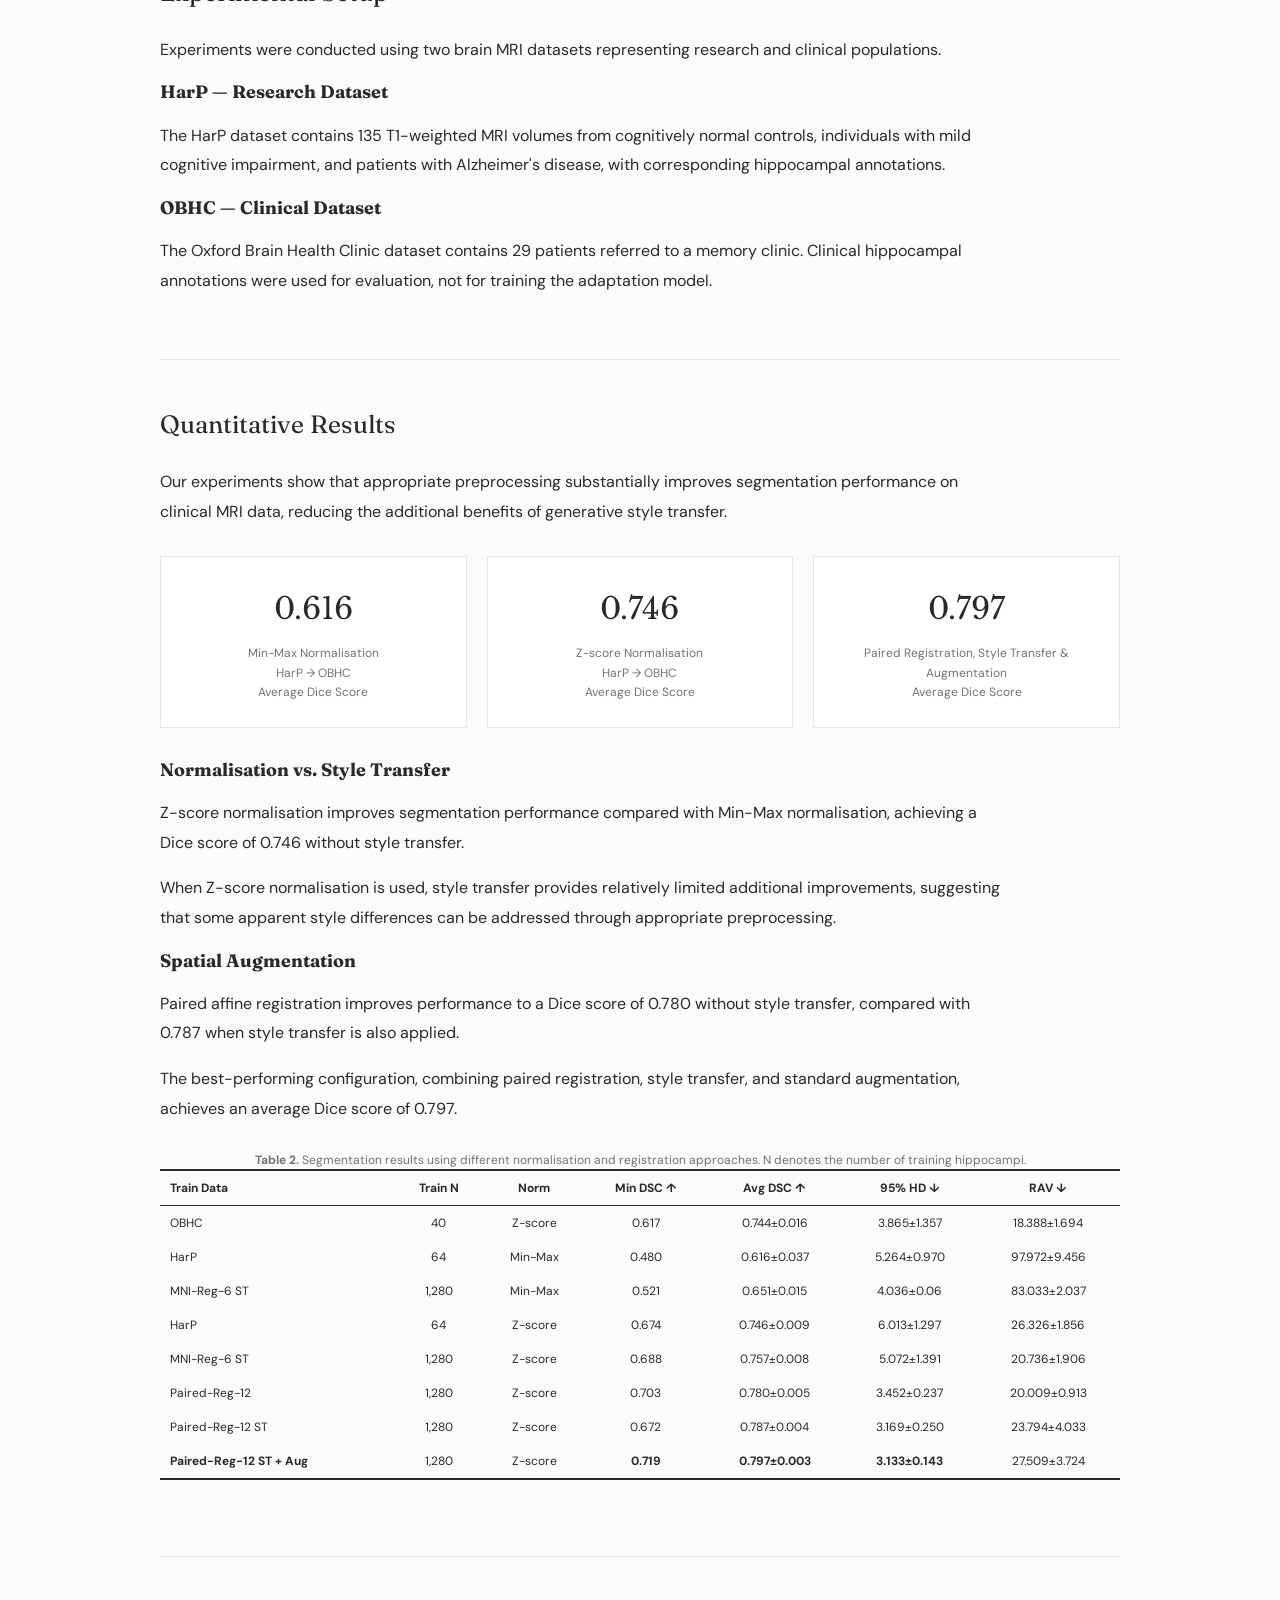
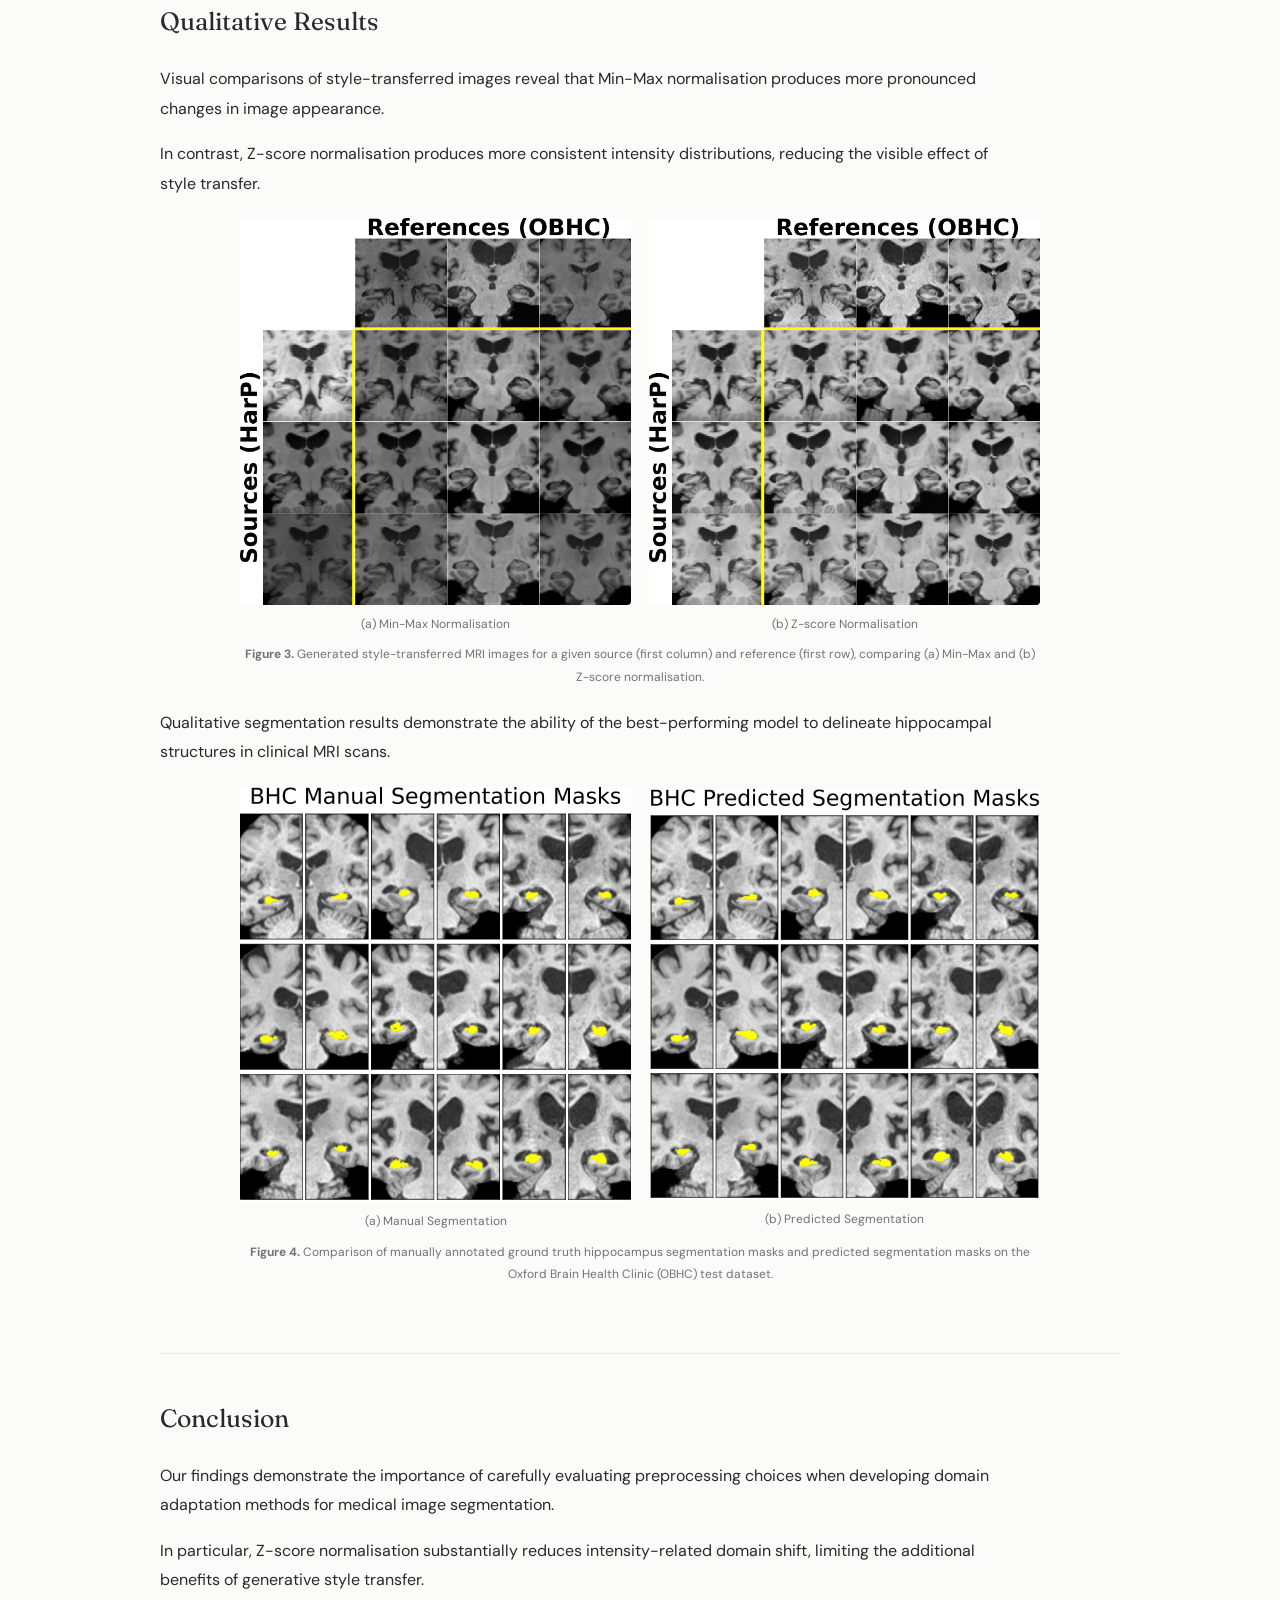
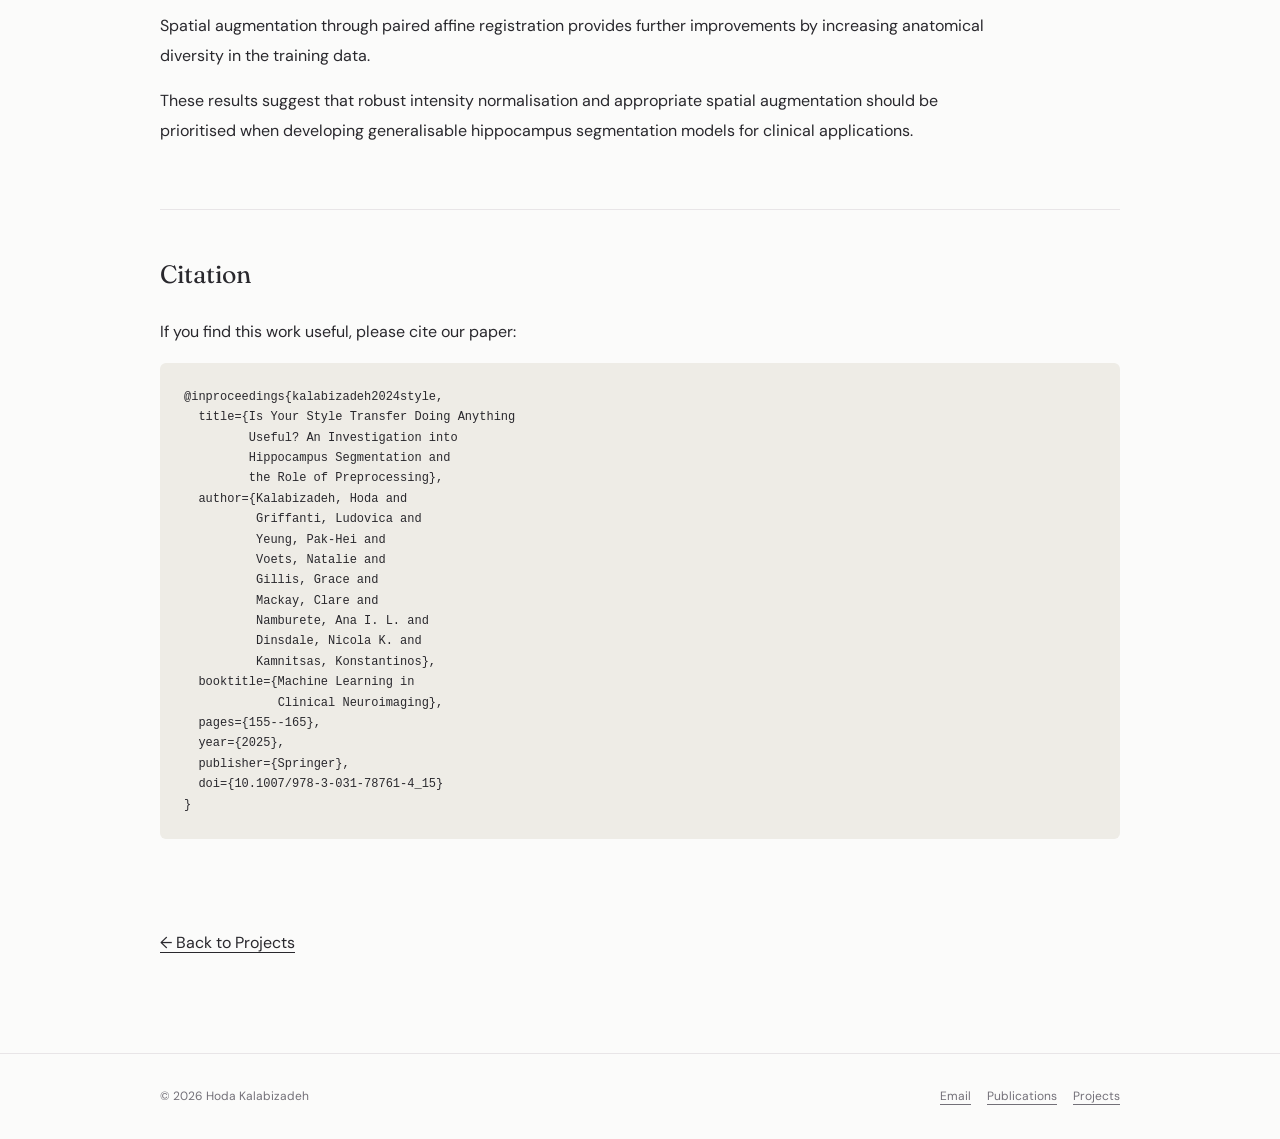
<file: projects/style-transfer/index.html>
<!DOCTYPE html>
<html lang="en">

<head>
  <meta charset="UTF-8">

  <meta
    name="viewport"
    content="width=device-width, initial-scale=1"
  >

  <meta
    name="description"
    content="Investigating style transfer, preprocessing and hippocampus segmentation across research and clinical MRI."
  >

  <title>
    Style Transfer and Preprocessing | Hoda Kalabizadeh
  </title>

  <!-- Shared website stylesheet -->
  <link rel="stylesheet" href="../../style.css">

  <!-- Project-specific styling -->
  <style>

    /* PROJECT HEADER */

    .project-header {
      text-align: center;
      padding: 75px 0 55px;
    }


  .project-header h1 {
      max-width: 850px;
      margin: 18px auto 24px;
      font-size: clamp(26px, 3.2vw, 36px);
      line-height: 1.4;
      font-weight: 400;
    }


    .project-authors {
      max-width: 850px;
      margin: 0 auto 16px;
      font-size: 15px;
      line-height: 2;
    }

    .project-authors span {
      display: inline-block;
      margin: 0 8px;
    }

    .project-authors sup {
      font-size: 11px;
      color: var(--muted);
    }

    .project-affiliations {
      color: var(--muted);
      font-size: 13px;
      line-height: 1.8;
      margin: 15px 0 28px;
    }

    .project-links {
      display: flex;
      justify-content: center;
      gap: 12px;
      flex-wrap: wrap;
      margin-top: 28px;
    }

    .project-links a {
      display: inline-block;
      padding: 9px 22px;
      border: 1px solid var(--navy);
      border-radius: 5px;
      text-decoration: none;
      font-size: 13px;
      font-weight: 600;
      transition: 0.2s ease;
    }

    .project-links a:hover {
      background: var(--navy);
      color: white;
    }


    /* PROJECT SECTIONS */

    .project-section {
      padding: 48px 0;
      border-top: 1px solid var(--line);
    }

    .project-section h2 {
      margin-bottom: 25px;
    }

    .project-section p {
      max-width: 850px;
      line-height: 1.85;
    }


    /* ACADEMIC ABSTRACT */

    .abstract-section {
      max-width: 800px;
      margin: 0 auto;
    }

    .abstract-section h2 {
      text-align: center;
      margin-bottom: 24px;
    }

    .abstract-text {
      font-size: 15px;
      line-height: 1.85;
      text-align: justify;
      text-justify: inter-word;
      hyphens: auto;
      margin: 0;
    }


    /* FIGURES */

    .project-figure {
      width: 100%;
      max-width: 650px;
      margin: 20px auto;
      padding: 0;
      text-align: center;
    }

    .project-figure.figure-large {
      max-width: 800px;
    }

    .project-figure.figure-small {
      max-width: 500px;
    }

    .project-figure img {
      display: block;
      width: 100%;
      height: auto;
      object-fit: contain;
      margin: 0 auto;
      border-radius: 5px;
    }

    .figure-caption {
      max-width: 800px;
      margin: 8px auto 0;
      font-size: 12px;
      line-height: 1.5;
      color: var(--muted);
      text-align: center;
    }

    .figure-placeholder {
      background: #eeece6;
      border: 1px dashed #b9b9b1;
      border-radius: 6px;
      padding: 30px 20px;
      text-align: center;
      color: var(--muted);
      font-size: 13px;
    }


    /* METHOD CARDS */

    .method-steps {
      display: grid;
      grid-template-columns: repeat(3, 1fr);
      gap: 18px;
      margin: 30px 0;
    }

    .method-step {
      background: white;
      border: 1px solid var(--line);
      padding: 24px;
    }

    .method-step h3 {
      font-size: 16px;
      margin-bottom: 12px;
    }

    .method-step p {
      font-size: 13px;
      margin: 0;
    }


    /* RESULT CARDS */

    .result-grid {
      display: grid;
      grid-template-columns: repeat(3, 1fr);
      gap: 20px;
      margin: 30px 0;
    }

    .result-card {
      background: white;
      border: 1px solid var(--line);
      padding: 25px;
      text-align: center;
    }

    .result-number {
      font-family: 'Libre Baskerville', Georgia, serif;
      font-size: 30px;
      color: var(--navy);
      margin-bottom: 8px;
    }

    .result-label {
      font-size: 12px;
      color: var(--muted);
      line-height: 1.6;
    }


    /* RESULTS TABLES */

    .paper-table-wrapper {
      width: 100%;
      overflow-x: auto;
      margin: 20px 0 28px;
    }

    .paper-table {
      width: 100%;
      border-collapse: collapse;
      font-size: 12px;
      line-height: 1.5;
      font-variant-numeric: tabular-nums;
      white-space: nowrap;
    }

    .paper-table th,
    .paper-table td {
      padding: 8px 10px;
      text-align: center;
    }

    .paper-table thead {
      border-bottom: 1px solid var(--navy);
    }

    .paper-table th {
      color: var(--navy);
      font-weight: 700;
    }

    .paper-table th:first-child,
    .paper-table td:first-child {
      text-align: left;
    }

    .paper-table tbody tr:last-child {
      border-bottom: 1px solid var(--navy);
    }

    .paper-table-caption {
      font-size: 12px;
      color: var(--muted);
      text-align: center;
      line-height: 1.5;
      margin: 8px auto 0;
    }


    /* CITATION */

    .bibtex {
      background: #eeece6;
      border-radius: 6px;
      padding: 24px;
      overflow-x: auto;
      font-size: 12px;
      line-height: 1.7;
      white-space: pre-wrap;
      overflow-wrap: anywhere;
    }


    /* MOBILE */

    @media (max-width: 700px) {

      .project-header {
        padding: 50px 0 35px;
      }

      .project-section {
        padding: 38px 0;
      }

      .method-steps,
      .result-grid {
        grid-template-columns: 1fr;
      }

      .abstract-text {
        text-align: left;
        hyphens: none;
      }

    }

    
    /* ------------------------------------------
       SIDE-BY-SIDE FIGURE COMPARISON
       ------------------------------------------ */
    
    .figure-comparison {
      display: grid;
      grid-template-columns: repeat(2, minmax(0, 1fr));
      gap: 18px;
      align-items: center;
      width: 100%;
    }
    
    .figure-comparison-item {
      min-width: 0;
      text-align: center;
    }
    
    .figure-comparison-item img {
      display: block;
      width: 100%;
      height: auto;
      object-fit: contain;
      border-radius: 4px;
    }
    
    .figure-label {
      font-size: 12px;
      color: var(--muted);
      text-align: center;
      margin: 8px 0 0;
      line-height: 1.5;
    }
    
    /* Keep both figures side by side on mobile */
    
    @media (max-width: 700px) {
      .figure-comparison {
        gap: 8px;
      }
    
      .figure-label {
        font-size: 10px;
      }
    }

    
    /* ------------------------------------------
       PROJECT TITLE & SUBTITLE
       ------------------------------------------ */
    
      .project-header .project-main-title {
        max-width: 850px;
        margin: 18px auto 12px;
        font-size: clamp(28px, 3.2vw, 36px);
        line-height: 1.4;
        font-weight: 400;
      }
      
      .project-header .project-subtitle {
        max-width: 750px;
        margin: 0 auto 30px;
        font-family: 'Libre Baskerville', Georgia, serif;
        font-size: clamp(17px, 2vw, 21px);
        font-weight: 400;
        line-height: 1.6;
        color: var(--muted);
      }

  </style>
</head>

<body>

  <!-- NAVIGATION -->

  <header class="site-header">
    <nav class="container nav"
         aria-label="Main navigation">

      <a class="brand" href="../../index.html">
        Hoda Kalabizadeh
      </a>

      <div class="nav-links">
        <a href="../../index.html">Home</a>
        <a href="../../publications.html">
          Publications
        </a>
        <a href="../../projects.html"
           aria-current="page">Projects</a>
        <a href="../../cv.html">CV</a>
      </div>

    </nav>
  </header>


  <main class="container">

    <!-- ====================================
         PAPER HEADER
         ==================================== -->

    <section class="project-header">

      <p class="eyebrow">
        MICCAI Workshop on Machine Learning
        in Clinical Neuroimaging · 2024
      </p>

      <!-- Main paper title -->

        <h1 class="project-main-title">
          Is Your Style Transfer Doing Anything Useful?
        </h1>
        
        <!-- Paper subtitle -->
        
        <p class="project-subtitle">
          An Investigation into Hippocampus Segmentation
          and the Role of Preprocessing
        </p>

      <div class="project-authors">

        <span><strong>Hoda Kalabizadeh</strong><sup>1</sup></span>
        <span>Ludovica Griffanti<sup>2</sup></span>
        <span>Pak-Hei Yeung<sup>3</sup></span>
        <span>Natalie Voets<sup>4</sup></span>
        <span>Grace Gillis<sup>2</sup></span>
        <span>Clare Mackay<sup>2</sup></span>
        <span>Ana I. L. Namburete<sup>1</sup></span>
        <span>Nicola K. Dinsdale<sup>1</sup></span>
        <span>Konstantinos Kamnitsas<sup>5</sup></span>

      </div>

      <div class="project-affiliations">

        <div>
          <sup>1</sup> Department of Computer Science,
          University of Oxford
        </div>

        <div>
          <sup>2</sup> Department of Psychiatry,
          University of Oxford
        </div>

        <div>
          <sup>3</sup> Nanyang Technological University
        </div>

        <div>
          <sup>4</sup> Nuffield Department of
          Clinical Neurosciences,
          University of Oxford
        </div>

        <div>
          <sup>5</sup> Department of Engineering Science,
          University of Oxford
        </div>

      </div>

      <p class="muted">
        Machine Learning in Clinical Neuroimaging
        (MLCN 2024), LNCS 15266, pp. 155–165.
        Published 2025.
      </p>

      <div class="project-links">

        <a
          href="https://doi.org/10.1007/978-3-031-78761-4_15"
          target="_blank"
          rel="noopener noreferrer"
        >
          Paper ↗
        </a>

        <a href="#method">Method</a>

        <a href="#results">Results</a>

        <a href="#citation">Citation</a>

      </div>

    </section>


    <!-- ====================================
         ABSTRACT
         ==================================== -->

    <section
      class="project-section abstract-section"
      id="abstract"
    >

      <h2>Abstract</h2>

      <p class="abstract-text">
        Brain atrophy assessment in MRI, particularly
        of the hippocampus, is commonly used to
        support diagnosis and monitoring of dementia.
        Consequently, there is a demand for accurate
        automated hippocampus quantification.
        Most existing segmentation methods have been
        developed and validated on research datasets
        and, therefore, may not be appropriate for
        clinical MR images and populations, leading
        to potential gaps between dementia research
        and clinical practice. In this study, we
        investigated the performance of segmentation
        models trained on research data that were
        style-transferred to resemble clinical scans.
        Our results highlighted the importance of
        intensity normalisation methods in MRI
        segmentation, and their relation to domain
        shift and style-transfer. We found that whilst
        normalising intensity based on min and max
        values, commonly used in generative MR
        harmonisation methods, may create a need
        for style transfer, Z-score normalisation
        effectively maintains style consistency,
        and optimises performance. Moreover, we
        show for our datasets spatial augmentations
        are more beneficial than style harmonisation.
        Thus, emphasising robust normalisation
        techniques and spatial augmentation
        significantly improves MRI hippocampus
        segmentation.
      </p>

    </section>


    <!-- ====================================
         MOTIVATION
         ==================================== -->

    <section class="project-section" id="motivation">

      <h2>Motivation</h2>

      <p>
        Automated hippocampus segmentation
        is an important component of MRI-based
        assessment of neurodegenerative diseases,
        including Alzheimer's disease.
      </p>

      <p>
        However, models trained on research
        datasets often struggle when applied
        to clinical MRI scans because of
        differences in acquisition protocols,
        scanner characteristics, and patient
        populations.
      </p>

      <p>
        Generative style transfer has been
        proposed as a way of harmonising
        images across domains. But does
        this additional complexity genuinely
        improve segmentation, or can careful
        preprocessing achieve comparable
        results?
      </p>

      <p>
        We investigate this question by
        systematically examining the effects
        of intensity normalisation,
        spatial registration, and style
        transfer on downstream hippocampus
        segmentation.
      </p>

      <div class="project-figure">

      
        <div class="figure-placeholder">
            <img
          src="volume_plot.png"
          alt="volumes"
          loading="lazy"
        >

        </div>

        <p class="figure-caption">
          Comparison of hippocampal volumes
          between the HarP research dataset
          and the Oxford Brain Health Clinic
          population under different
          registration approaches.
        </p>

      </div>

    </section>


    <!-- ====================================
         METHODOLOGY
         ==================================== -->

    <section class="project-section" id="method">

      <h2>Proposed Method</h2>

      <p>
        We investigate a two-stage pipeline
        for adapting hippocampus segmentation
        models from labelled research MRI
        data to unlabelled clinical MRI data.
      </p>

      <div class="method-steps">

        <div class="method-step">

          <p class="eyebrow">01</p>

          <h3>Style Transfer</h3>

          <p>
            A Style-Encoding GAN (SE-GAN)
            generates source images that
            resemble the appearance of
            target clinical MRI scans.
          </p>

        </div>

        <div class="method-step">

          <p class="eyebrow">02</p>

          <h3>Segmentation</h3>

          <p>
            A 3D U-Net is trained using
            the transformed source images
            and their corresponding
            hippocampal segmentation labels.
          </p>

        </div>

        <div class="method-step">

          <p class="eyebrow">03</p>

          <h3>Preprocessing Analysis</h3>

          <p>
            We compare Min-Max and Z-score
            intensity normalisation, along
            with standard-space registration
            and paired spatial registration.
          </p>

        </div>

      </div>

      <div class="project-figure">

      
        <div class="figure-placeholder">
            <img
          src="schematic_notation.png"
          alt="schematic"
          loading="lazy"
        >

        </div>

        <p class="figure-caption">
          A schematic of the proposed 2-stage pipeline.
        </p>

      </div>

      <h3>Intensity Normalisation</h3>

      <p>
        We investigate whether differences
        in intensity normalisation influence
        the apparent benefits of generative
        style transfer. In particular,
        we compare Min-Max normalisation
        with per-subject Z-score normalisation.
      </p>

      <h3>Spatial Registration</h3>

      <p>
        We compare registration to a
        common MNI reference space with
        paired registration, where source
        images are individually registered
        to target images to introduce
        additional anatomical variation.
      </p>

    </section>


    <!-- ====================================
         EXPERIMENTAL SETUP
         ==================================== -->

    <section class="project-section">

      <h2>Experimental Setup</h2>

      <p>
        Experiments were conducted using
        two brain MRI datasets representing
        research and clinical populations.
      </p>

      <h3>HarP — Research Dataset</h3>

      <p>
        The HarP dataset contains 135
        T1-weighted MRI volumes from
        cognitively normal controls,
        individuals with mild cognitive
        impairment, and patients with
        Alzheimer's disease, with
        corresponding hippocampal annotations.
      </p>

      <h3>OBHC — Clinical Dataset</h3>

      <p>
        The Oxford Brain Health Clinic
        dataset contains 29 patients
        referred to a memory clinic.
        Clinical hippocampal annotations
        were used for evaluation, not
        for training the adaptation model.
      </p>

    </section>


    <!-- ====================================
         QUANTITATIVE RESULTS
         ==================================== -->

    <section class="project-section" id="results">

      <h2>Quantitative Results</h2>

      <p>
        Our experiments show that appropriate
        preprocessing substantially improves
        segmentation performance on clinical
        MRI data, reducing the additional
        benefits of generative style transfer.
      </p>

      <div class="result-grid">

        <div class="result-card">

          <div class="result-number">0.616</div>

          <div class="result-label">
            Min-Max Normalisation
            <br>
            HarP → OBHC
            <br>
            Average Dice Score
          </div>

        </div>

        <div class="result-card">

          <div class="result-number">0.746</div>

          <div class="result-label">
            Z-score Normalisation
            <br>
            HarP → OBHC
            <br>
            Average Dice Score
          </div>

        </div>

        <div class="result-card">

          <div class="result-number">0.797</div>

          <div class="result-label">
            Paired Registration,
            Style Transfer & Augmentation
            <br>
            Average Dice Score
          </div>

        </div>

      </div>

      <h3>Normalisation vs. Style Transfer</h3>

      <p>
        Z-score normalisation improves
        segmentation performance compared
        with Min-Max normalisation,
        achieving a Dice score of 0.746
        without style transfer.
      </p>

      <p>
        When Z-score normalisation is used,
        style transfer provides relatively
        limited additional improvements,
        suggesting that some apparent
        style differences can be addressed
        through appropriate preprocessing.
      </p>

      <h3>Spatial Augmentation</h3>

      <p>
        Paired affine registration improves
        performance to a Dice score of 0.780
        without style transfer, compared
        with 0.787 when style transfer is
        also applied.
      </p>

      <p>
        The best-performing configuration,
        combining paired registration,
        style transfer, and standard
        augmentation, achieves an average
        Dice score of 0.797.
      </p>


      <!-- TABLE 2 FROM PAPER -->

      <div class="paper-table-wrapper">

        <table class="paper-table">

          <caption class="paper-table-caption">
            <strong>Table 2.</strong>
            Segmentation results using different
            normalisation and registration approaches.
            N denotes the number of training hippocampi.
          </caption>

          <thead>
            <tr>
              <th>Train Data</th>
              <th>Train N</th>
              <th>Norm</th>
              <th>Min DSC ↑</th>
              <th>Avg DSC ↑</th>
              <th>95% HD ↓</th>
              <th>RAV ↓</th>
            </tr>
          </thead>

          <tbody>

            <tr>
              <td>OBHC</td>
              <td>40</td>
              <td>Z-score</td>
              <td>0.617</td>
              <td>0.744±0.016</td>
              <td>3.865±1.357</td>
              <td>18.388±1.694</td>
            </tr>

            <tr>
              <td>HarP</td>
              <td>64</td>
              <td>Min-Max</td>
              <td>0.480</td>
              <td>0.616±0.037</td>
              <td>5.264±0.970</td>
              <td>97.972±9.456</td>
            </tr>

            <tr>
              <td>MNI-Reg-6 ST</td>
              <td>1,280</td>
              <td>Min-Max</td>
              <td>0.521</td>
              <td>0.651±0.015</td>
              <td>4.036±0.06</td>
              <td>83.033±2.037</td>
            </tr>

            <tr>
              <td>HarP</td>
              <td>64</td>
              <td>Z-score</td>
              <td>0.674</td>
              <td>0.746±0.009</td>
              <td>6.013±1.297</td>
              <td>26.326±1.856</td>
            </tr>

            <tr>
              <td>MNI-Reg-6 ST</td>
              <td>1,280</td>
              <td>Z-score</td>
              <td>0.688</td>
              <td>0.757±0.008</td>
              <td>5.072±1.391</td>
              <td>20.736±1.906</td>
            </tr>

            <tr>
              <td>Paired-Reg-12</td>
              <td>1,280</td>
              <td>Z-score</td>
              <td>0.703</td>
              <td>0.780±0.005</td>
              <td>3.452±0.237</td>
              <td>20.009±0.913</td>
            </tr>

            <tr>
              <td>Paired-Reg-12 ST</td>
              <td>1,280</td>
              <td>Z-score</td>
              <td>0.672</td>
              <td>0.787±0.004</td>
              <td>3.169±0.250</td>
              <td>23.794±4.033</td>
            </tr>

            <tr>
              <td>
                <strong>
                  Paired-Reg-12 ST + Aug
                </strong>
              </td>
              <td>1,280</td>
              <td>Z-score</td>
              <td><strong>0.719</strong></td>
              <td><strong>0.797±0.003</strong></td>
              <td><strong>3.133±0.143</strong></td>
              <td>27.509±3.724</td>
            </tr>

          </tbody>

        </table>

      </div>

    </section>


    <!-- ====================================
         QUALITATIVE RESULTS
         ==================================== -->

    <section class="project-section">

      <h2>Qualitative Results</h2>

      <p>
        Visual comparisons of style-transferred
        images reveal that Min-Max normalisation
        produces more pronounced changes
        in image appearance.
      </p>

      <p>
        In contrast, Z-score normalisation
        produces more consistent intensity
        distributions, reducing the visible
        effect of style transfer.
      </p>

      
<!-- ====================================
     FIGURE 3 — STYLE TRANSFER COMPARISON
     ==================================== -->

    <div class="project-figure figure-large">
    
      <div class="figure-comparison">
    
        <!-- Left: Min-Max Normalisation -->
        <div class="figure-comparison-item">
    
          <img
            src="paired_DOF12_minMax_ST.png"
            alt="Style-transferred MRI images using Min-Max normalisation"
            loading="lazy"
          >
    
          <p class="figure-label">
            (a) Min-Max Normalisation
          </p>
    
        </div>
    
        <!-- Right: Z-score Normalisation -->
        <div class="figure-comparison-item">
    
          <img
            src="paired_DOF12_znorm_ST.png"
            alt="Style-transferred MRI images using Z-score normalisation"
            loading="lazy"
          >
    
          <p class="figure-label">
            (b) Z-score Normalisation
          </p>
    
        </div>
    
      </div>
    
      <!-- Shared caption -->
    
      <p class="figure-caption">
        <strong>Figure 3.</strong>
        Generated style-transferred MRI images
        for a given source (first column) and
        reference (first row), comparing
        (a) Min-Max and (b) Z-score normalisation.
      </p>
    
    </div>


      <p>
        Qualitative segmentation results
        demonstrate the ability of the
        best-performing model to delineate
        hippocampal structures in clinical
        MRI scans.
      </p>

      
    <!-- ====================================
         FIGURE 4 — SEGMENTATION COMPARISON
         ==================================== -->
    
    <div class="project-figure figure-large">
    
      <div class="figure-comparison">
    
        <!-- Left: Ground Truth -->
        <div class="figure-comparison-item">
    
          <img
            src="true_masks_yellow.png"
            alt="Manual ground truth hippocampus segmentation masks"
            loading="lazy"
          >
    
          <p class="figure-label">
            (a) Manual Segmentation
          </p>
    
        </div>
    
        <!-- Right: Predicted Segmentation -->
        <div class="figure-comparison-item">
    
          <img
            src="pred_masks_yellow.png"
            alt="Predicted hippocampus segmentation masks"
            loading="lazy"
          >
    
          <p class="figure-label">
            (b) Predicted Segmentation
          </p>
    
        </div>
    
      </div>
    
      <!-- Shared caption -->
    
      <p class="figure-caption">
        <strong>Figure 4.</strong>
        Comparison of manually annotated
        ground truth hippocampus segmentation
        masks and predicted segmentation masks
        on the Oxford Brain Health Clinic
        (OBHC) test dataset.
      </p>
    
    </div>


    </section>


    <!-- ====================================
         CONCLUSION
         ==================================== -->

    <section class="project-section">

      <h2>Conclusion</h2>

      <p>
        Our findings demonstrate the
        importance of carefully evaluating
        preprocessing choices when developing
        domain adaptation methods for
        medical image segmentation.
      </p>

      <p>
        In particular, Z-score normalisation
        substantially reduces intensity-related
        domain shift, limiting the additional
        benefits of generative style transfer.
      </p>

      <p>
        Spatial augmentation through paired
        affine registration provides further
        improvements by increasing anatomical
        diversity in the training data.
      </p>

      <p>
        These results suggest that robust
        intensity normalisation and appropriate
        spatial augmentation should be
        prioritised when developing
        generalisable hippocampus segmentation
        models for clinical applications.
      </p>

    </section>


    <!-- ====================================
         CITATION
         ==================================== -->

    <section class="project-section" id="citation">

      <h2>Citation</h2>

      <p>
        If you find this work useful,
        please cite our paper:
      </p>

      <pre class="bibtex"><code>@inproceedings{kalabizadeh2024style,
  title={Is Your Style Transfer Doing Anything
         Useful? An Investigation into
         Hippocampus Segmentation and
         the Role of Preprocessing},
  author={Kalabizadeh, Hoda and
          Griffanti, Ludovica and
          Yeung, Pak-Hei and
          Voets, Natalie and
          Gillis, Grace and
          Mackay, Clare and
          Namburete, Ana I. L. and
          Dinsdale, Nicola K. and
          Kamnitsas, Konstantinos},
  booktitle={Machine Learning in
             Clinical Neuroimaging},
  pages={155--165},
  year={2025},
  publisher={Springer},
  doi={10.1007/978-3-031-78761-4_15}
}</code></pre>

    </section>

    <a class="back" href="../../projects.html">
      ← Back to Projects
    </a>

  </main>


  <!-- FOOTER -->

  <footer class="site-footer">

    <div class="container footer-inner">

      <span>© 2026 Hoda Kalabizadeh</span>

      <div class="social">

        <a href="mailto:hoda.kalabizadeh@cs.ox.ac.uk">
          Email
        </a>

        <a href="../../publications.html">
          Publications
        </a>

        <a href="../../projects.html">
          Projects
        </a>

      </div>

    </div>

  </footer>

</body>
</html>
</file>
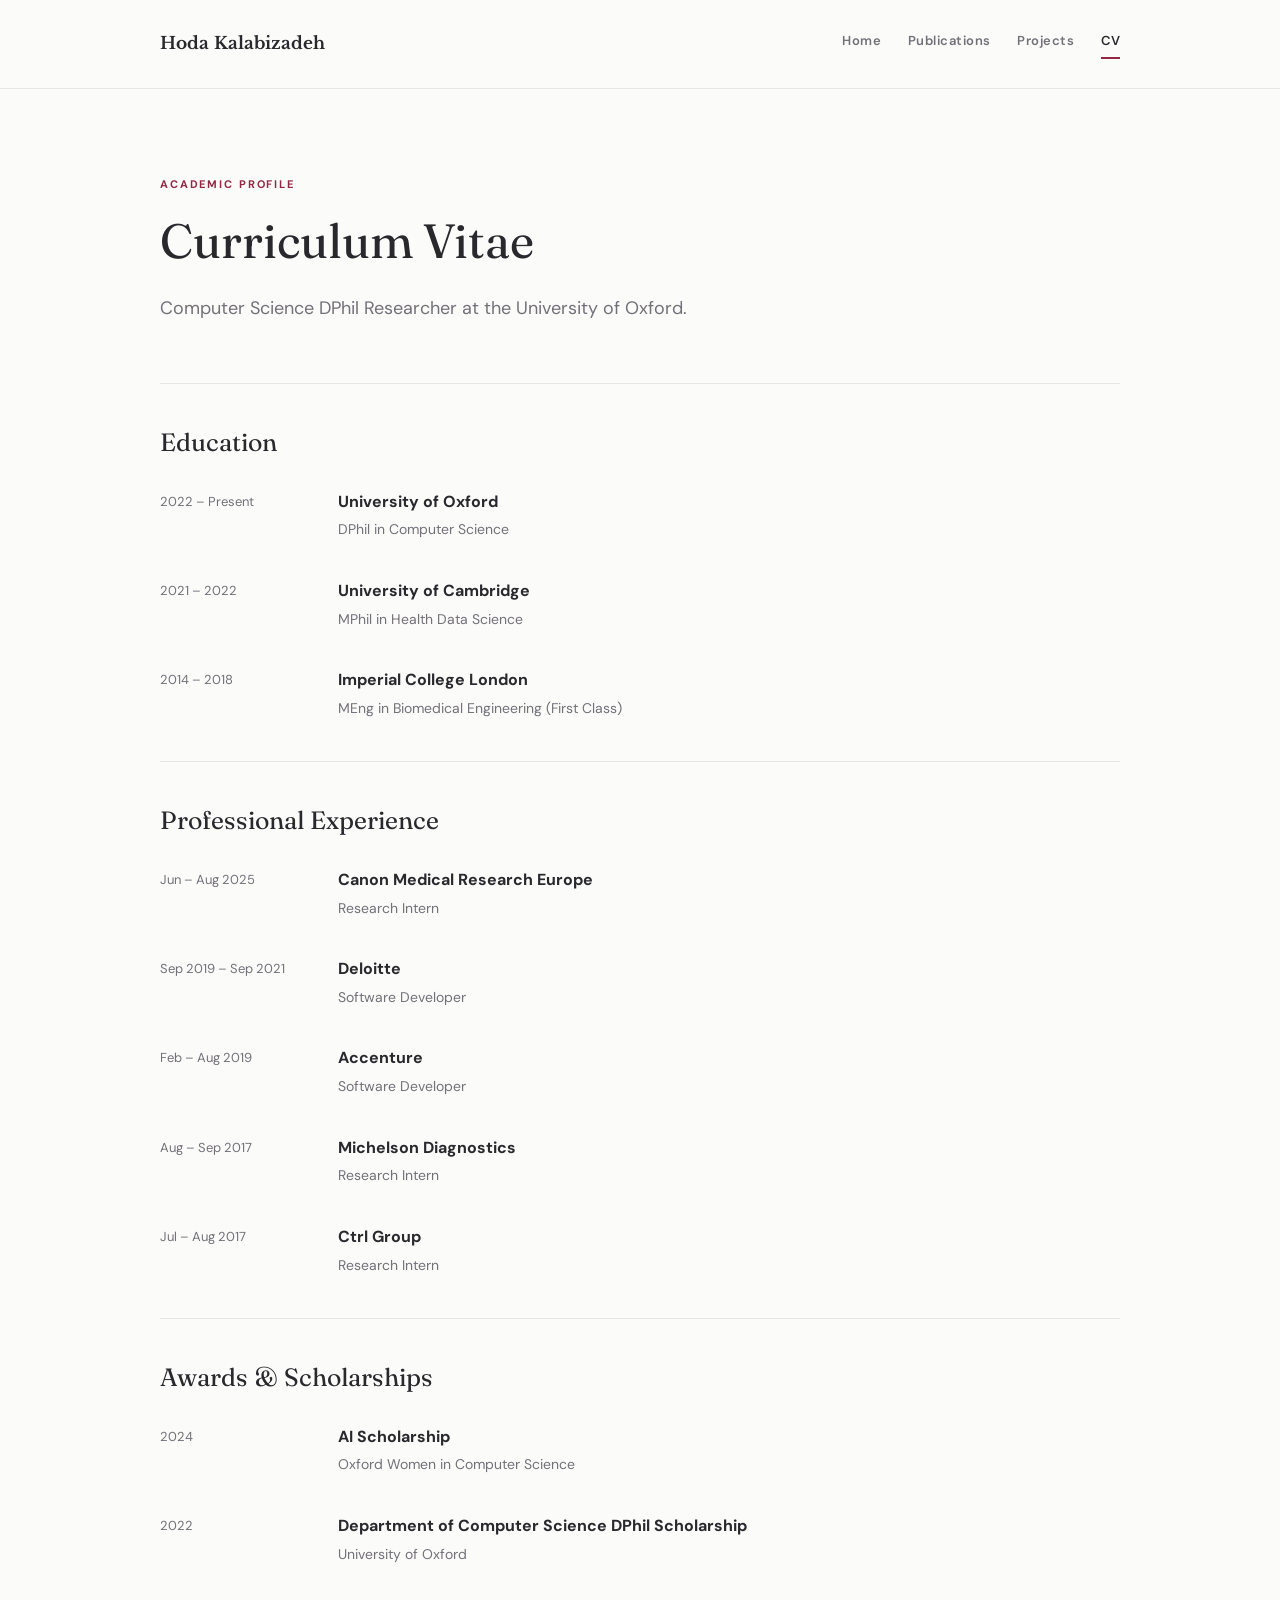
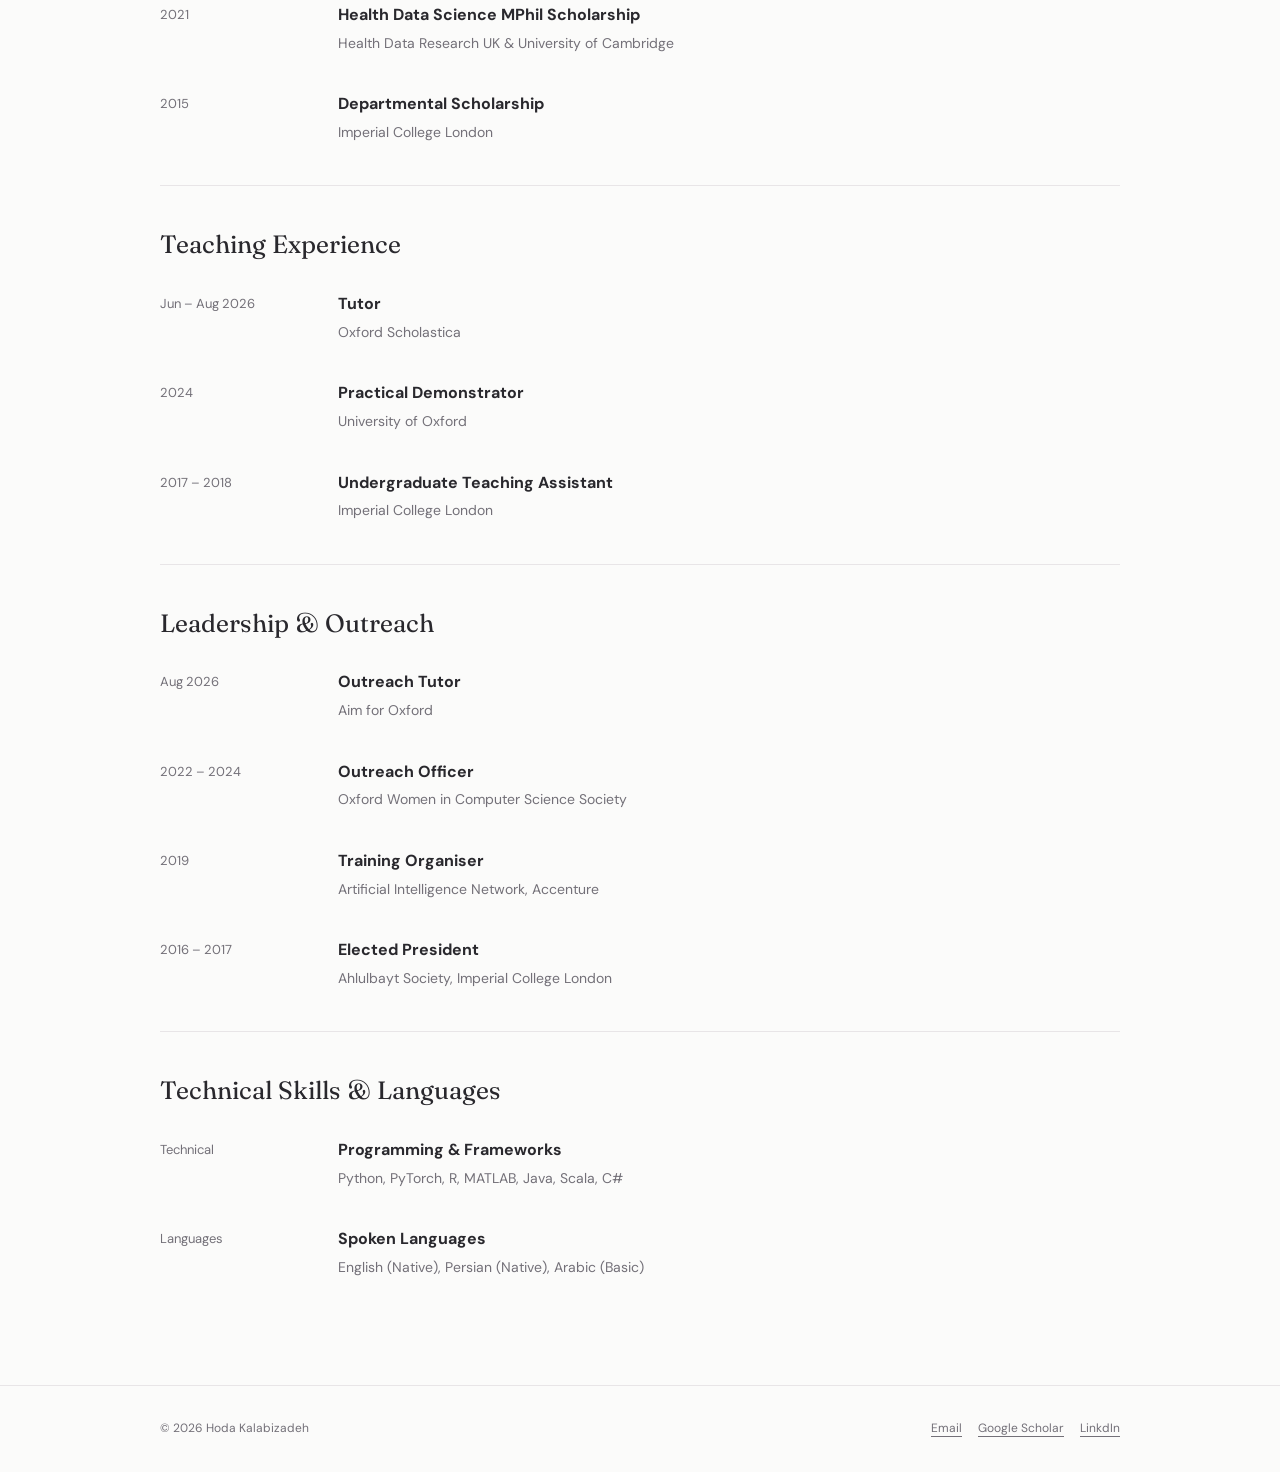
<file: cv.html>
<!DOCTYPE html>
<html lang="en">

<head>
  <meta charset="UTF-8">
  <meta name="viewport"
        content="width=device-width, initial-scale=1">

  <meta name="description"
        content="Academic CV of Hoda Kalabizadeh, Computer Science DPhil researcher at the University of Oxford.">

  <title>CV | Hoda Kalabizadeh</title>

  <link rel="stylesheet" href="style.css">
</head>

<body>

  <!-- HEADER & NAVIGATION -->

  <header class="site-header">
    <nav class="container nav"
         aria-label="Main navigation">

      <a class="brand" href="index.html">
        Hoda Kalabizadeh
      </a>

      <div class="nav-links">
        <a href="index.html">Home</a>
        <a href="publications.html">Publications</a>
        <a href="projects.html">Projects</a>
        <a href="cv.html" aria-current="page">CV</a>
      </div>

    </nav>
  </header>


  <!-- MAIN CONTENT -->

  <main class="container">

    <!-- PAGE INTRODUCTION -->

    <section class="page-heading">
      <p class="eyebrow">Academic Profile</p>

      <h1>Curriculum Vitae</h1>

      <p class="lead">
        Computer Science DPhil Researcher
        at the University of Oxford.
      </p>
    </section>


   
<!-- ======================================
     EDUCATION
     ====================================== -->

      <section class="cv-group" id="education">
      
        <h2>Education</h2>
      
        <div class="cv-entry">
          <div class="date">2022 – Present</div>
          <div>
            <strong>University of Oxford</strong>
            <p>DPhil in Computer Science</p>
          </div>
        </div>
      
        <div class="cv-entry">
          <div class="date">2021 – 2022</div>
          <div>
            <strong>University of Cambridge</strong>
            <p>MPhil in Health Data Science</p>
          </div>
        </div>
      
        <div class="cv-entry">
          <div class="date">2014 – 2018</div>
          <div>
            <strong>Imperial College London</strong>
            <p>MEng in Biomedical Engineering (First Class)</p>
          </div>
        </div>
      
      </section>


    
    <!-- ======================================
         PROFESSIONAL EXPERIENCE
         ====================================== -->
    
        <section class="cv-group" id="experience">
        
          <h2>Professional Experience</h2>

          <div class="cv-entry">
            <div class="date">Jun – Aug 2025</div>
            <div>
              <strong>Canon Medical Research Europe</strong>
              <p>Research Intern</p>
            </div>
          </div>
            
          <div class="cv-entry">
            <div class="date">Sep 2019 – Sep 2021</div>
            <div>
              <strong>Deloitte</strong>
              <p>Software Developer</p>
            </div>
          </div>
        
          <div class="cv-entry">
            <div class="date">Feb – Aug 2019</div>
            <div>
              <strong>Accenture</strong>
              <p>Software Developer</p>
            </div>
          </div>
        
          <div class="cv-entry">
            <div class="date">Aug – Sep 2017</div>
            <div>
              <strong>Michelson Diagnostics</strong>
              <p>Research Intern</p>
            </div>
          </div>
        
          <div class="cv-entry">
            <div class="date">Jul – Aug 2017</div>
            <div>
              <strong>Ctrl Group</strong>
              <p>Research Intern</p>
            </div>
          </div>
        
        </section>


    <!-- AWARDS & SCHOLARSHIPS -->

    <section class="cv-group" id="awards">

      <h2>Awards & Scholarships</h2>

      <div class="cv-entry">
        <div class="date">2024</div>
        <div>
          <strong>AI Scholarship</strong>
          <p>Oxford Women in Computer Science</p>
        </div>
      </div>

      <div class="cv-entry">
        <div class="date">2022</div>
        <div>
          <strong>Department of Computer Science DPhil Scholarship</strong>
          <p>University of Oxford</p>
        </div>
      </div>

      <div class="cv-entry">
        <div class="date">2021</div>
        <div>
          <strong>Health Data Science MPhil Scholarship</strong>
          <p>Health Data Research UK & University of Cambridge</p>
        </div>
      </div>

      <div class="cv-entry">
        <div class="date">2015</div>
        <div>
          <strong>Departmental Scholarship</strong>
          <p>Imperial College London</p>
        </div>
      </div>

    </section>


    <!-- TEACHING EXPERIENCE -->

    <section class="cv-group" id="teaching">

      <h2>Teaching Experience</h2>

      <div class="cv-entry">
        <div class="date">Jun – Aug 2026</div>
        <div>
          <strong>Tutor</strong>
          <p>Oxford Scholastica</p>
        </div>
      </div>

      <div class="cv-entry">
        <div class="date">2024</div>
        <div>
          <strong>Practical Demonstrator</strong>
          <p>University of Oxford</p>
        </div>
      </div>

      <div class="cv-entry">
        <div class="date">2017 – 2018</div>
        <div>
          <strong>Undergraduate Teaching Assistant</strong>
          <p>Imperial College London</p>
        </div>
      </div>

    </section>


    <!-- LEADERSHIP & OUTREACH -->

    <section class="cv-group" id="outreach">

      <h2>Leadership & Outreach</h2>

      <div class="cv-entry">
        <div class="date">Aug 2026</div>
        <div>
          <strong>Outreach Tutor</strong>
          <p>
            Aim for Oxford
          </p>
        </div>
      </div>

      <div class="cv-entry">
        <div class="date">2022 – 2024</div>
        <div>
          <strong>Outreach Officer</strong>
          <p>
            Oxford Women in Computer Science Society
          </p>
        </div>
      </div>

      <div class="cv-entry">
        <div class="date">2019</div>
        <div>
          <strong>Training Organiser</strong>
          <p>
            Artificial Intelligence Network, Accenture
          </p>
        </div>
      </div>

      <div class="cv-entry">
        <div class="date">2016 – 2017</div>
        <div>
          <strong>Elected President</strong>
          <p>
            Ahlulbayt Society,
            Imperial College London
          </p>
        </div>
      </div>

    </section>


    <!-- SKILLS -->

    <section class="cv-group" id="skills">

      <h2>Technical Skills & Languages</h2>

      <div class="cv-entry">
        <div class="date">Technical</div>
        <div>
          <strong>Programming & Frameworks</strong>
          <p>
            Python, PyTorch, R, MATLAB, Java,
            Scala, C#
          </p>
        </div>
      </div>

      <div class="cv-entry">
        <div class="date">Languages</div>
        <div>
          <strong>Spoken Languages</strong>
          <p>
            English (Native), Persian (Native), Arabic (Basic)
          </p>
        </div>
      </div>

    </section>

  </main>


  <!-- FOOTER -->

  <footer class="site-footer">

    <div class="container footer-inner">

      <span>© 2026 Hoda Kalabizadeh</span>

      <div class="social">

        <a href="mailto:hoda.kalabizadeh@cs.ox.ac.uk">
          Email
        </a>

        <a href="https://scholar.google.com/citations?user=khrZnoUAAAAJ&hl=en"
           target="_blank"
           rel="noopener noreferrer">
          Google Scholar
        </a>

        <a href="https://www.linkedin.com/in/hoda-kalabizadeh/"
           target="_blank"
           rel="noopener noreferrer">
          LinkdIn
        </a>

      </div>

    </div>

  </footer>

</body>
</html>
</file>
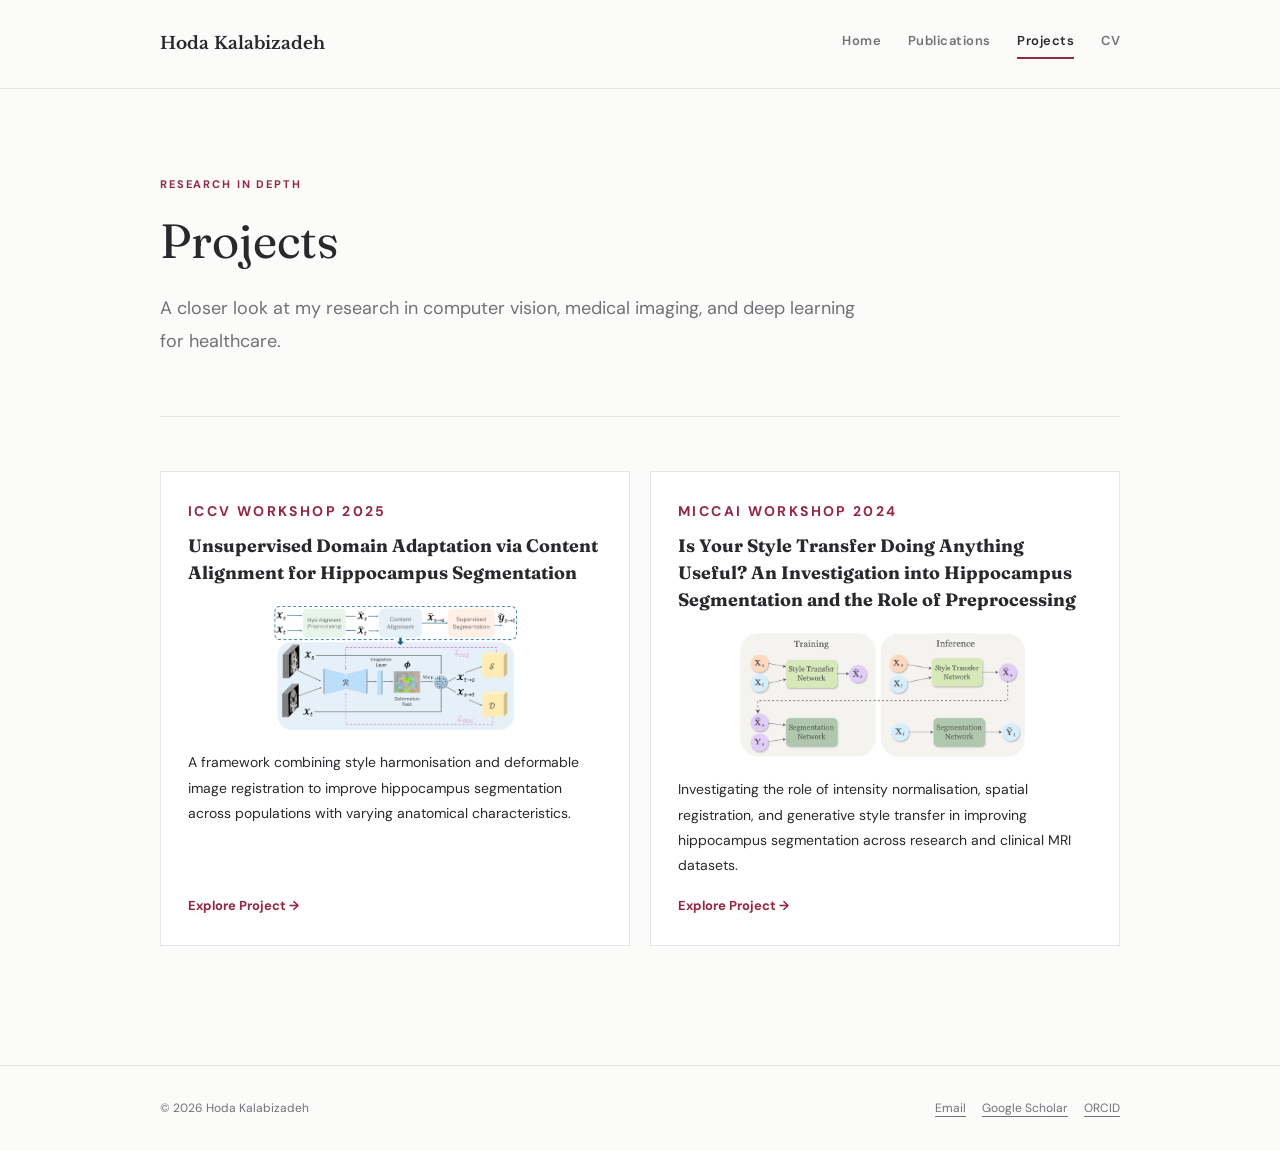
<file: projects.html>
<!DOCTYPE html>
<html lang="en">

<head>
  <meta charset="UTF-8">

  <meta
    name="viewport"
    content="width=device-width, initial-scale=1"
  >

  <meta
    name="description"
    content="Research projects by Hoda Kalabizadeh, University of Oxford."
  >

  <title>Projects | Hoda Kalabizadeh</title>

  <link rel="stylesheet" href="style.css">
</head>

<body>

  <!-- HEADER -->

  <header class="site-header">
    <nav class="container nav"
         aria-label="Main navigation">

      <a class="brand" href="index.html">
        Hoda Kalabizadeh
      </a>

      <div class="nav-links">
        <a href="index.html">Home</a>
        <a href="publications.html">Publications</a>
        <a href="projects.html" aria-current="page">
          Projects
        </a>
        <a href="cv.html">CV</a>
      </div>

    </nav>
  </header>


  <!-- MAIN CONTENT -->

  <main class="container">

    <section class="page-heading">

      <p class="eyebrow">Research in Depth</p>

      <h1>Projects</h1>

      <p class="lead">
        A closer look at my research in
        computer vision, medical imaging,
        and deep learning for healthcare.
      </p>

    </section>


    <!-- RESEARCH PROJECT CARDS -->

    <section class="section">

      <div class="cards">

        <!-- PROJECT 1: ICCV 2025 -->

        <article class="card project-card">

          <p class="eyebrow">
            ICCV Workshop 2025
          </p>

          <h3>
            Unsupervised Domain Adaptation via
            Content Alignment for Hippocampus
            Segmentation
          </h3>

          <a
            class="project-card-image"
            href="projects/content-alignment/"
            aria-label="View content alignment project"
          >
            <img
              src="projects/content-alignment/framework.png"
              alt="Content alignment framework"
              loading="lazy"
            >
          </a>

          <p>
            A framework combining style
            harmonisation and deformable image
            registration to improve hippocampus
            segmentation across populations
            with varying anatomical characteristics.
          </p>

          <a
            class="text-link"
            href="projects/content-alignment/"
          >
            Explore Project →
          </a>

        </article>


        <!-- PROJECT 2: MICCAI 2024 -->

        <article class="card project-card">

          <p class="eyebrow">
            MICCAI Workshop 2024
          </p>

          <h3>
            Is Your Style Transfer Doing Anything
            Useful? An Investigation into
            Hippocampus Segmentation and the
            Role of Preprocessing
          </h3>

          <a
            class="project-card-image"
            href="projects/style-transfer/"
            aria-label="View style transfer project"
          >
            <img
              src="projects/style-transfer/schematic_notation.png"
              alt="Style transfer and segmentation pipeline"
              loading="lazy"
            >
          </a>

          <p>
            Investigating the role of intensity
            normalisation, spatial registration,
            and generative style transfer in
            improving hippocampus segmentation
            across research and clinical MRI datasets.
          </p>

          <a
            class="text-link"
            href="projects/style-transfer/"
          >
            Explore Project →
          </a>

        </article>

      </div>

    </section>

  </main>


  <!-- FOOTER -->

  <footer class="site-footer">

    <div class="container footer-inner">

      <span>© 2026 Hoda Kalabizadeh</span>

      <div class="social">

        <a href="mailto:hoda.kalabizadeh@cs.ox.ac.uk">
          Email
        </a>

        <a
          href="https://scholar.google.com/citations?user=khrZnoUAAAAJ&hl=en"
          target="_blank"
          rel="noopener noreferrer"
        >
          Google Scholar
        </a>

        <a
          href="https://orcid.org/0009-0005-2314-647X"
          target="_blank"
          rel="noopener noreferrer"
        >
          ORCID
        </a>

      </div>

    </div>

  </footer>

</body>
</html>
</file>
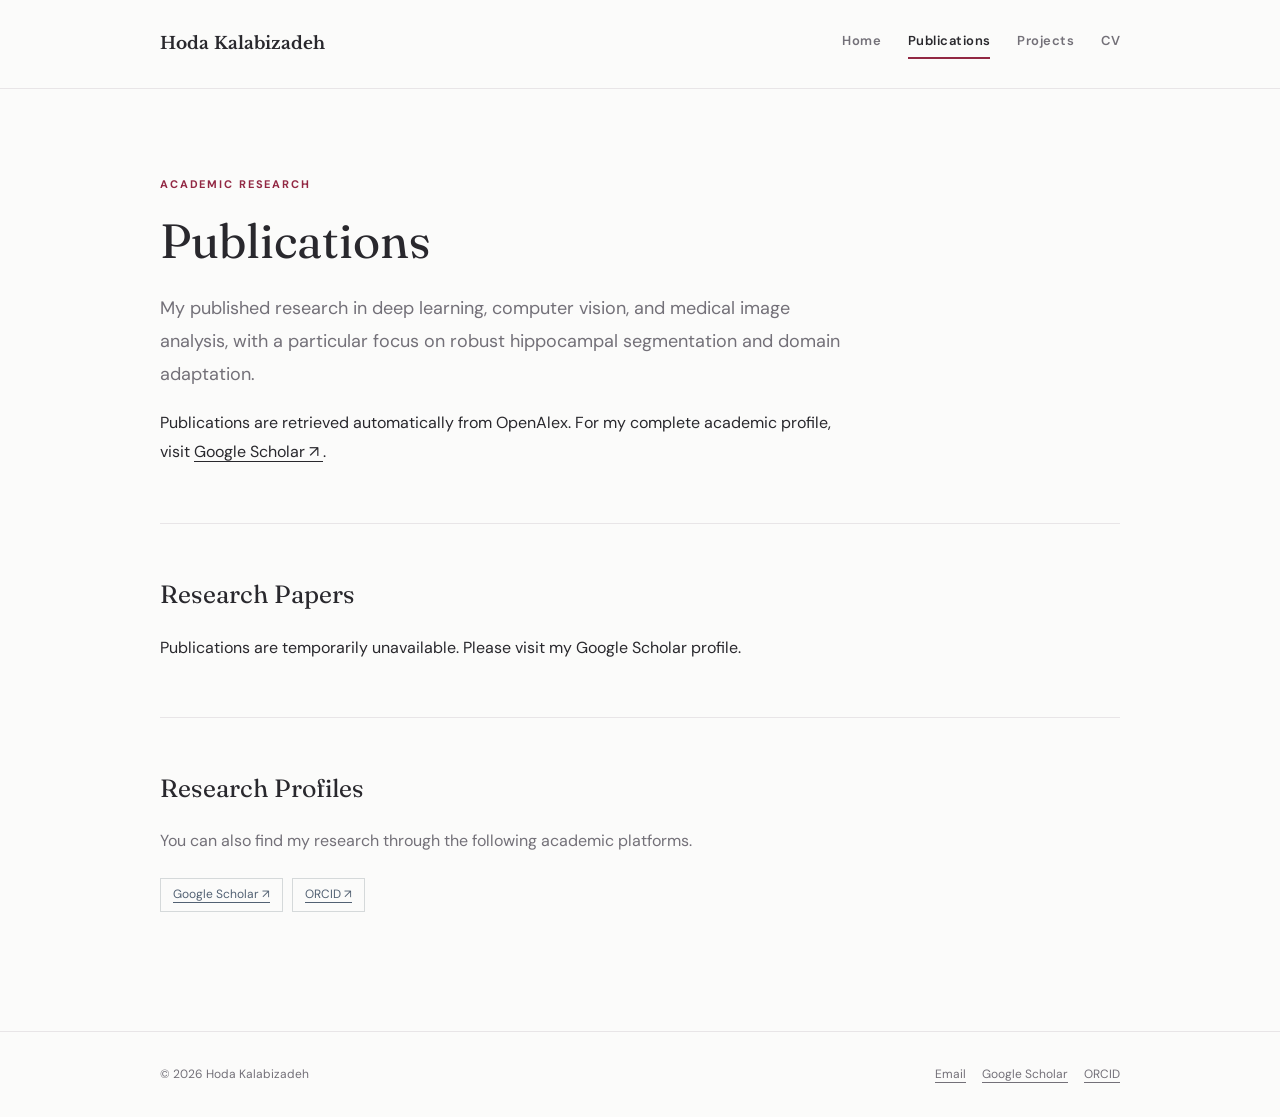
<file: publications.html>
<!DOCTYPE html>
<html lang="en">
<head>
  <meta charset="UTF-8">
  <meta name="viewport"
        content="width=device-width, initial-scale=1">

  <meta name="description"
        content="Publications by Hoda Kalabizadeh, PhD researcher at the University of Oxford, working on deep learning, computer vision and medical imaging.">

  <title>Publications | Hoda Kalabizadeh</title>

  <link rel="stylesheet" href="style.css">
</head>

<body>

  <!-- NAVIGATION -->
  <header class="site-header">
    <nav class="container nav"
         aria-label="Main navigation">

      <a class="brand" href="index.html">
        Hoda Kalabizadeh
      </a>

      <div class="nav-links">
        <a href="index.html">Home</a>

        <a href="publications.html"
           aria-current="page">
          Publications
        </a>

        <a href="projects.html">Projects</a>

        <a href="cv.html">CV</a>
      </div>

    </nav>
  </header>


  <!-- MAIN CONTENT -->
  <main class="container">

    <!-- PAGE INTRODUCTION -->
    <section class="page-heading">

      <p class="eyebrow">
        Academic Research
      </p>

      <h1>Publications</h1>

      <p class="lead">
        My published research in deep learning,
        computer vision, and medical image analysis,
        with a particular focus on robust
        hippocampal segmentation and domain adaptation.
      </p>

      <p>
        Publications are retrieved automatically
        from OpenAlex.
        For my complete academic profile, visit
        <a
          href="https://scholar.google.com/citations?user=khrZnoUAAAAJ&hl=en"
          target="_blank"
          rel="noopener noreferrer">
          Google Scholar ↗
        </a>.
      </p>

    </section>


    <!-- AUTOMATIC PUBLICATION LIST -->
    <section class="section"
             aria-labelledby="publication-heading">

      <div class="section-heading">

        <h2 id="publication-heading">
          Research Papers
        </h2>

      </div>

      <div id="publications-list"
           aria-live="polite">

        <p class="muted">
          Loading publications...
        </p>

      </div>

    </section>


    <!-- RESEARCH PROFILES -->
    <section class="section">

      <h2>Research Profiles</h2>

      <p class="muted">
        You can also find my research through
        the following academic platforms.
      </p>

      <div class="tags">

        <a class="tag"
           href="https://scholar.google.com/citations?user=khrZnoUAAAAJ&hl=en"
           target="_blank"
           rel="noopener noreferrer">
          Google Scholar ↗
        </a>

        <a class="tag"
           href="https://orcid.org/0009-0005-2314-647X"
           target="_blank"
           rel="noopener noreferrer">
          ORCID ↗
        </a>

      </div>

    </section>

  </main>


  <!-- FOOTER -->
  <footer class="site-footer">

    <div class="container footer-inner">

      <span>
        © 2026 Hoda Kalabizadeh
      </span>

      <div class="social">

        <a href="mailto:hoda.kalabizadeh@cs.ox.ac.uk">
          Email
        </a>

        <a
          href="https://scholar.google.com/citations?user=khrZnoUAAAAJ&hl=en"
          target="_blank"
          rel="noopener noreferrer">
          Google Scholar
        </a>

        <a
          href="https://orcid.org/0009-0005-2314-647X"
          target="_blank"
          rel="noopener noreferrer">
          ORCID
        </a>

      </div>

    </div>

  </footer>


  <!-- LOAD PUBLICATIONS -->
  <script src="publications.js" defer></script>

</body>
</html>
</file>
<file: style.css>
/* ==========================================
   HODA KALABIZADEH
   Academic Research Website
   ========================================== */

/* ------------------------------------------
   1. FONTS
   ------------------------------------------ */

@import url('https://fonts.googleapis.com/css2?family=DM+Sans:wght@400;500;600;700&family=Libre+Baskerville:wght@400;700&display=swap');
@import url('https://fonts.googleapis.com/css2?family=Fraunces:ital,opsz,wght,SOFT,WONK@0,9..144,400,0,0;1,9..144,400,0,0&display=swap');


/* ------------------------------------------
   2. COLOUR PALETTE
   ------------------------------------------ */


:root {
  --navy: #29282d;
  --ink: #29282d;
  --muted: #737078;
  --bronze: #922843;
  --cream: #fbfbfa;
  --line: #e8e5e7;
  --white: #ffffff;
}


/* ------------------------------------------
   3. GLOBAL STYLES
   ------------------------------------------ */

* {
  box-sizing: border-box;
}

html {
  scroll-behavior: smooth;
}

body {
  margin: 0;
  background: var(--cream);
  color: var(--ink);
  font: 16px/1.8 'DM Sans', Arial, sans-serif;
}

a {
  color: var(--navy);
  text-underline-offset: 4px;
}

a:hover {
  color: var(--bronze);
}

.container {
  width: min(100% - 48px, 960px);
  margin: auto;
}

.muted {
  color: var(--muted);
}


/* ------------------------------------------
   4. HEADER & NAVIGATION
   ------------------------------------------ */

.site-header {
  background: var(--cream);
  border-bottom: 1px solid var(--line);
}

.nav {
  min-height: 88px;
  display: flex;
  align-items: center;
  justify-content: space-between;
  gap: 24px;
}

.brand {
  font-family: 'Libre Baskerville', Georgia, serif;
  font-size: 17px;
  font-weight: 700;
  text-decoration: none;
  white-space: nowrap;
}

.nav-links {
  display: flex;
  gap: 27px;
  flex-wrap: wrap;
}

.nav-links a {
  font-size: 13px;
  text-decoration: none;
  color: var(--muted);
  font-weight: 600;
  letter-spacing: 0.035em;
}

.nav-links a:hover,
.nav-links a[aria-current="page"] {
  color: var(--navy);
}

.nav-links a[aria-current="page"] {
  border-bottom: 2px solid var(--bronze);
  padding-bottom: 5px;
}


/* ------------------------------------------
   5. TYPOGRAPHY
   ------------------------------------------ */

h1,
h2,
h3 {
  font-family: 'Fraunces', Georgia, serif;
  color: var(--navy);
  line-height: 1.35;
}

h1 {
  font-size: clamp(32px, 5vw, 48px);
  margin: 14px 0 16px;
  font-weight: 400;
}

h2 {
  font-size: 25px;
  font-weight: 400;
  margin: 0 0 22px;
}

h3 {
  font-size: 18px;
  margin: 0 0 9px;
}

.lead {
  font-size: 18px;
  line-height: 1.85;
  color: var(--muted);
}

.eyebrow {
  font-size: 11px;
  letter-spacing: 0.17em;
  text-transform: uppercase;
  color: var(--bronze);
  font-weight: 700;
}

.text-link {
  font-size: 13px;
  font-weight: 700;
  text-decoration: none;
}


/* ------------------------------------------
   6. HOMEPAGE — BALANCED EDITORIAL LAYOUT
   ------------------------------------------ */

.hero {
  display: grid;
  grid-template-columns: minmax(0, 1fr) 190px;
  align-items: center;
  column-gap: 45px;
  padding: 55px 0 15px;
}

.hero-intro {
  min-width: 0;
}

.hero .eyebrow {
  margin: 0 0 16px;
  color: var(--bronze);
}

.hero .hero-name {
  font-family: Georgia, 'Times New Roman', serif;
  font-size: clamp(58px, 7vw, 84px);
  font-weight: 400;
  line-height: 1.04;
  letter-spacing: -0.055em;
  color: var(--ink);
  margin: 0;
}

/* Prevent the greeting from wrapping awkwardly */

.hero-name > span {
  display: block;
  white-space: nowrap;
}

.hero-name .name-highlight {
  color: var(--bronze);
}

.hero-affiliation {
  font-size: 14px;
  line-height: 1.7;
  color: var(--muted);
  margin: 0;
}

/* Portrait and links below it */

.hero-profile {
  width: 100%;
  max-width: 200px;
  justify-self: end;
   transform: translateX(-25px);
}

.hero-profile .portrait,
.portrait {
  display: block;
  width: 100%;
  height: auto;
  aspect-ratio: 4 / 5;
  object-fit: cover;
  border-radius: 16px;
  background: #e5e5e5;
}

.portrait-placeholder {
  display: flex;
  width: 100%;
  aspect-ratio: 4 / 5;
  border-radius: 16px;
  background: #f0f0ee;
  border: 1px solid var(--line);
  color: var(--muted);
  align-items: center;
  justify-content: center;
  text-align: center;
  font-size: 13px;
  padding: 20px;
}

.hero-social {
  display: flex;
  align-items: center;
  justify-content: center;
  gap: 23px;
  margin-top: 18px;
}

.hero-social a {
  display: inline-flex;
  align-items: center;
  justify-content: center;
  width: 25px;
  height: 25px;
  color: var(--ink);
  transition: color 0.2s ease;
}

.hero-social a:hover,
.hero-social a:focus-visible {
  color: var(--bronze);
}

.hero-social svg {
  width: 21px;
  height: 21px;
  fill: none;
  stroke: currentColor;
  stroke-width: 1.7;
  stroke-linecap: round;
  stroke-linejoin: round;
}

/* Biography beneath the greeting and portrait */

.home-introduction {
  max-width: 800px;
  padding: 0 0 60px;
}

.home-introduction p {
  font-size: 15px;
  line-height: 1.8;
  color: var(--ink);
  margin: 0 0 16px;
}

.home-introduction .text-link {
  display: inline-block;
  margin-top: 8px;
  color: var(--bronze);
}

/* ------------------------------------------
   7. GENERAL PAGE SECTIONS
   ------------------------------------------ */

.section {
  padding: 54px 0;
  border-top: 1px solid var(--line);
}

.section-heading {
  display: flex;
  justify-content: space-between;
  align-items: baseline;
  gap: 20px;
}

.page-heading {
  padding: 75px 0 40px;
}

.page-heading p {
  max-width: 700px;
}


/* ------------------------------------------
   8. RESEARCH INTEREST TAGS
   ------------------------------------------ */

.tags {
  display: flex;
  gap: 9px;
  flex-wrap: wrap;
  margin-top: 22px;
}

.tag {
  border: 1px solid #d5d9da;
  padding: 5px 12px;
  font-size: 12px;
  color: #526173;
}


/* ------------------------------------------
   9. PUBLICATIONS
   ------------------------------------------ */

.publication {
  padding: 22px 0;
  border-bottom: 1px solid var(--line);
}

.publication:first-of-type {
  padding-top: 0;
}

.publication h3 {
  font-family: 'DM Sans', Arial, sans-serif;
  font-size: 16px;
  font-weight: 700;
  line-height: 1.6;
  margin: 0 0 6px;
}

.publication p {
  margin: 3px 0;
}

.publication .meta {
  font-size: 13px;
  color: var(--muted);
}

.publication .meta strong {
  font-weight: 700;
  color: var(--ink);
}

.publication a {
  font-size: 13px;
  font-weight: 700;
}

.year {
  font-family: 'Fraunces', Georgia, serif;
  font-size: 21px;
  color: var(--navy);
  margin: 36px 0 4px;
}


/* ------------------------------------------
   10. PROJECT CARDS
   ------------------------------------------ */

.cards {
  display: grid;
  grid-template-columns: repeat(2, minmax(0, 1fr));
  gap: 20px;
}

.card {
  background: var(--white);
  border: 1px solid var(--line);
  padding: 27px;
  display: flex;
  flex-direction: column;
  align-items: stretch;
}

.card p {
  font-size: 14px;
}

.card .eyebrow {
  margin-bottom: 13px;
}


/* ------------------------------------------
   PROJECT CARD IMAGE
   ------------------------------------------ */

.project-card-image {
  display: flex;
  align-items: center;
  justify-content: center;
  width: 100%;
  max-width: 100%;
  height: 140px;
  margin: 12px 0;
  padding: 8px;
  overflow: hidden;
  background: var(--white);
  border-radius: 4px;
}

.project-card-image img {
  display: block;
  width: auto;
  height: auto;
  max-width: 100%;
  max-height: 100%;
  object-fit: contain;
  transition: opacity 0.2s ease;
}

.project-card-image:hover img {
  opacity: 0.85;
}

/* ------------------------------------------
   11. ACADEMIC CV
   ------------------------------------------ */

/* Main CV sections:
   Education, Awards, Experience,
   Teaching, Outreach, Skills
*/

.cv-group {
  padding: 42px 0;
  border-top: 1px solid var(--line);
}

.cv-group h2 {
  margin-bottom: 28px;
}

/* Individual CV entry:
   Left column = date
   Right column = details
*/

.cv-entry {
  display: grid;
  grid-template-columns: 150px minmax(0, 1fr);
  gap: 28px;
  padding: 0 0 18px;
  margin-bottom: 18px;
  border-bottom: none;
}

/* Remove unnecessary spacing
   after the final entry */

.cv-entry:last-child {
  border-bottom: none;
  margin-bottom: 0;
  padding-bottom: 0;
}

/* Date column */

.cv-entry .date {
  color: var(--muted);
  font-size: 13px;
  line-height: 1.6;
  padding-top: 4px;
}


/* University or company heading */

.cv-entry strong {
  display: block;
  color: var(--navy);
  font-size: 16px;
  font-weight: 700;
  margin-bottom: 2px;
}

/* Degree or job title */

.cv-entry p {
  margin: 0;
  font-size: 14px;
  line-height: 1.6;
  color: var(--muted);
}


/* Bullet points within CV entries */

.cv-entry ul {
  margin: 12px 0 0;
  padding-left: 20px;
}

.cv-entry li {
  margin-bottom: 8px;
  line-height: 1.7;
}

.cv-entry li:last-child {
  margin-bottom: 0;
}


/* ------------------------------------------
   12. NOTES & BACK LINKS
   ------------------------------------------ */

.note {
  background: #f0eee7;
  padding: 16px 20px;
  border-left: 3px solid var(--bronze);
  font-size: 13px;
  color: #526173;
}

.back {
  display: inline-block;
  margin: 30px 0;
}


/* ------------------------------------------
   13. FOOTER
   ------------------------------------------ */

.site-footer {
  border-top: 1px solid var(--line);
  padding: 32px 0;
  margin-top: 65px;
  font-size: 12px;
  color: var(--muted);
}

.footer-inner {
  display: flex;
  justify-content: space-between;
  gap: 20px;
  flex-wrap: wrap;
}

.social {
  display: flex;
  gap: 16px;
  flex-wrap: wrap;
}

.social a {
  color: var(--muted);
}


/* ------------------------------------------
   RESEARCH PAPER TABLES
   ------------------------------------------ */

.paper-table-wrapper {
  width: 100%;
  overflow-x: auto;
  margin: 30px 0;
}

.paper-table {
  width: 100%;
  border-collapse: collapse;
  font-family: 'DM Sans', Arial, sans-serif;
  font-size: 13px;
  line-height: 1.6;
  font-variant-numeric: tabular-nums;
  white-space: nowrap;
}

/* Top and bottom rules */

.paper-table thead {
  border-top: 2px solid var(--navy);
  border-bottom: 1px solid var(--navy);
}

.paper-table tbody {
  border-bottom: 2px solid var(--navy);
}

/* Table cells */

.paper-table th,
.paper-table td {
  padding: 9px 13px;
  text-align: center;
  vertical-align: middle;
}

.paper-table th {
  font-weight: 600;
  color: var(--navy);
}

.paper-table td {
  color: var(--ink);
}

/* Left-align method names */

.paper-table th:first-child,
.paper-table td:first-child {
  text-align: left;
}

/* Separate experimental groups */

.paper-table .group-divider td {
  border-top: 1px solid var(--line);
}

/* Highlight best results */

.paper-table .best {
  font-weight: 700;
}


/* ------------------------------------------
   PUBLICATION LINKS
   ------------------------------------------ */

.publication-links {
  display: flex;
  align-items: center;
  flex-wrap: wrap;
  gap: 20px;
  margin-top: 10px;
}

.publication-links a {
  font-size: 13px;
  font-weight: 700;
  text-decoration: none;
  color: var(--navy);
}

.publication-links a:hover {
  color: var(--bronze);
}



/* ------------------------------------------
   PROJECT CARD ALIGNMENT
   ------------------------------------------ */

.project-card {
  display: flex;
  flex-direction: column;
  align-items: stretch;
}

/* Workshop heading — prevent stretching */

.project-card .eyebrow {
  flex: none;
  margin: 0 0 8px;
}

/* Project title — no forced empty space */

.project-card h3 {
  min-height: 0;
  margin: 0 0 12px;
  line-height: 1.5;
}

/* Framework image */

.project-card .project-card-image {
  flex: none;
  margin: 0 0 12px;
}

/* Project description — prevent stretching */

.project-card > p:not(.eyebrow) {
  flex: none;
  margin: 0 0 16px;
}

/* Keep Explore Project links at the bottom */

.project-card > .text-link {
  margin-top: auto;
}



/* ------------------------------------------
   HOME PUBLICATIONS
   ------------------------------------------ */

#publications {
  border-top: none;
}

/* ------------------------------------------
   RESPONSIVE LAYOUT
   ------------------------------------------ */

@media (max-width: 900px) {
  .hero .hero-name {
    font-size: clamp(46px, 6.5vw, 70px);
  }
}

@media (max-width: 700px) {
  .nav {
    align-items: flex-start;
    flex-direction: column;
    padding: 22px 0;
    gap: 14px;
  }

  .nav-links {
    gap: 19px;
  }

 .hero {
    grid-template-columns: minmax(0, 1fr) 140px;
    gap: 20px;
  }

  .hero .hero-name {
    font-size: clamp(36px, 6vw, 48px);
  }

  .hero-profile {
    max-width: 140px;
    transform: none;
  }

  .hero-profile .portrait {
    height: 165px;
  }

  .hero-social {
    gap: 12px;
  }

  .hero-social svg {
    width: 19px;
    height: 19px;
  }

  .home-introduction {
    padding-bottom: 45px;
  }

  .home-introduction p {
    font-size: 14px;
  }

  .cards {
    grid-template-columns: 1fr;
  }

  .cv-group {
    padding: 32px 0;
  }

  .cv-entry {
    grid-template-columns: 1fr;
    gap: 6px;
    padding-bottom: 22px;
    margin-bottom: 22px;
  }

  .cv-entry .date {
    padding-top: 0;
  }

  .page-heading {
    padding: 55px 0 25px;
  }

  .section {
    padding: 40px 0;
  }
}

@media (max-width: 480px) {
  .hero {
    grid-template-columns: 1fr;
  }

  .hero .hero-name {
    font-size: clamp(48px, 10vw, 68px);
  }

  .hero-profile {
    max-width: 190px;
    justify-self: start;
  }
}

/* ------------------------------------------
   BURGUNDY ACCENT LINKS
   ------------------------------------------ */

.text-link,
.publication-links a,
.publication a {
  color: var(--bronze);
}

.text-link:hover,
.publication-links a:hover,
.publication a:hover {
  color: #590a20;
}
</file>
